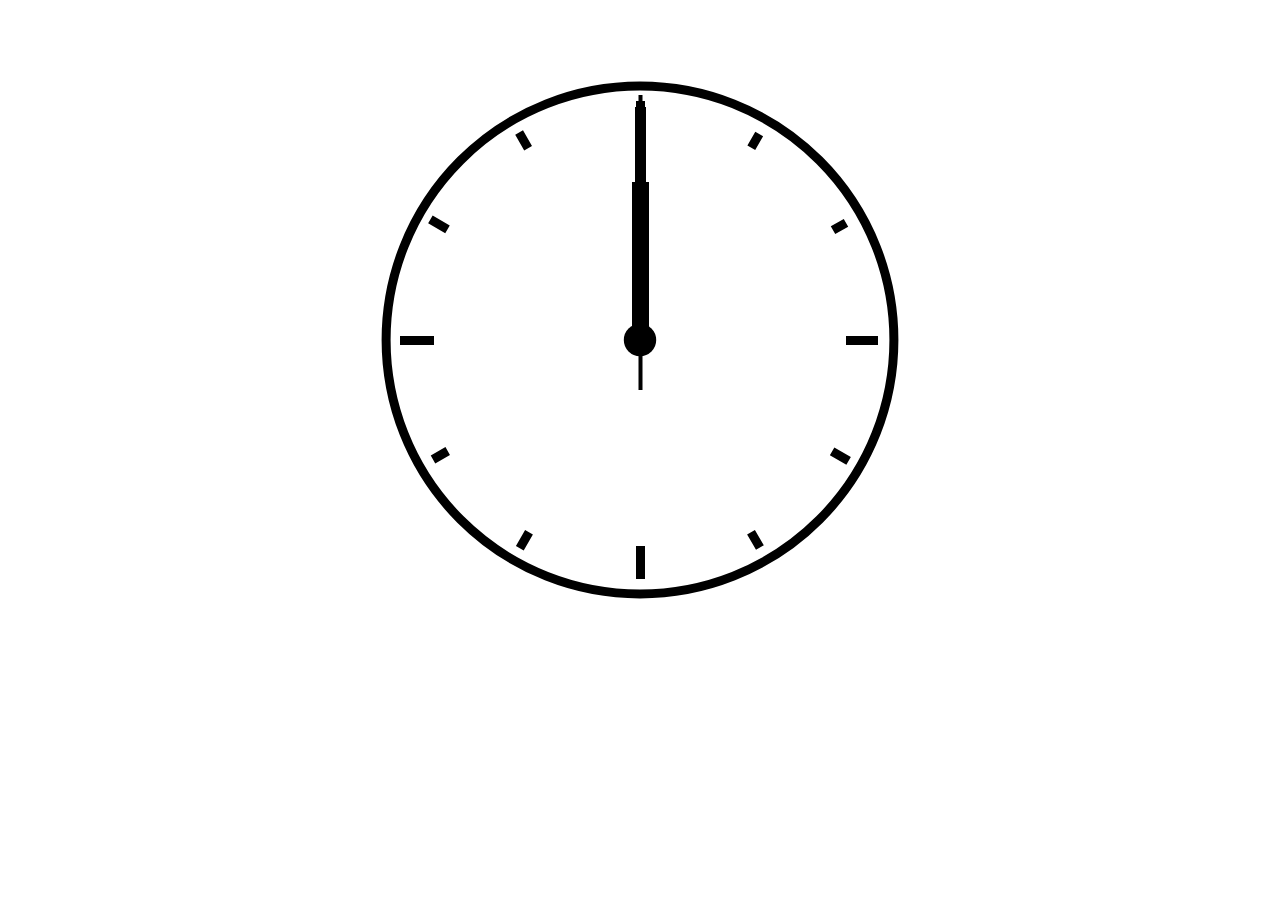
<file: clock.html>
<!DOCTYPE html>
<html lang="en-US">

<head>
    <!-- Global site tag (gtag.js) - Google Analytics -->
    <script async src="https://www.googletagmanager.com/gtag/js?id=UA-124641836-1"></script>
    <script>
        window.dataLayer = window.dataLayer || [];

        function gtag() {
            dataLayer.push(arguments);
        }
        gtag('js', new Date());

        gtag('config', 'UA-124641836-1');
    </script>

    <meta charset="UTF-8">
    <meta name="viewport" content="width=device-width, initial-scale=1">
    <title>A Digital Analog Clock</title>
    <link rel="stylesheet" href="css/style.css" type="text/css" media="all">
    <script src="js/script.js" defer></script>
</head>

<body>
    <main class="main">
        <div class="clockbox">
            <svg id="clock" xmlns="http://www.w3.org/2000/svg" width="600" height="600" viewBox="0 0 600 600">
                <g id="face">
                    <circle class="circle" cx="300" cy="300" r="253.9" />
                    <path class="hour-marks" d="M300.5 94V61M506 300.5h32M300.5 506v33M94 300.5H60M411.3 107.8l7.9-13.8M493 190.2l13-7.4M492.1 411.4l16.5 9.5M411 492.3l8.9 15.3M189 492.3l-9.2 15.9M107.7 411L93 419.5M107.5 189.3l-17.1-9.9M188.1 108.2l-9-15.6"
                    />
                    <circle class="mid-circle" cx="300" cy="300" r="16.2" />
                </g>
                <g id="hour">
                    <path class="hour-arm" d="M300.5 298V142" />
                    <circle class="sizing-box" cx="300" cy="300" r="253.9" />
                </g>
                <g id="minute">
                    <path class="minute-arm" d="M300.5 298V67" />
                    <circle class="sizing-box" cx="300" cy="300" r="253.9" />
                </g>
                <g id="second">
                    <path class="second-arm" d="M300.5 350V55" />
                    <circle class="sizing-box" cx="300" cy="300" r="253.9" />
                </g>
            </svg>
        </div>
        <!-- .clockbox -->
    </main>

</body>

</html>
</file>
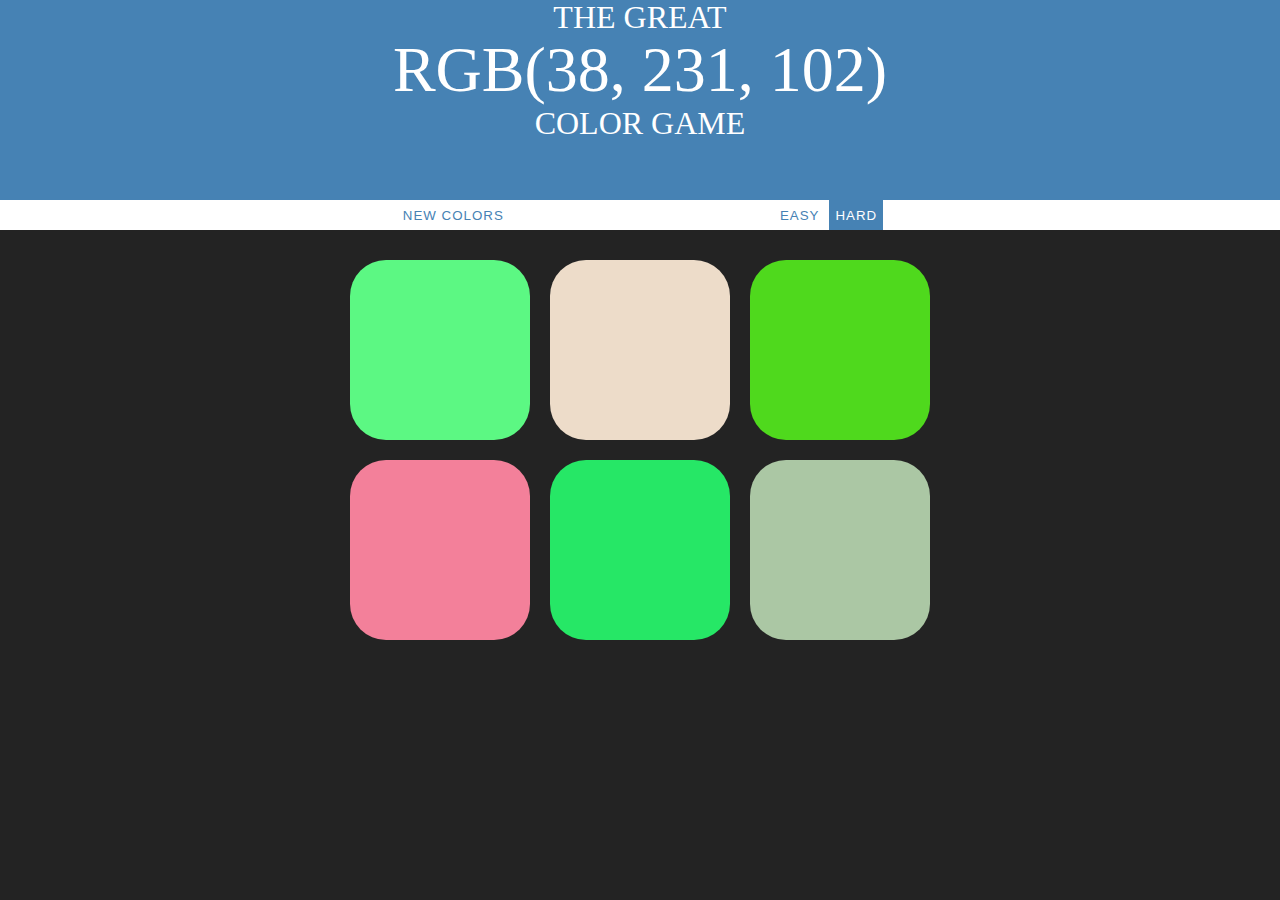
<file: colorGame.html>
<!DOCTYPE html>
<html>

<head>
    <!-- Global site tag (gtag.js) - Google Analytics -->
    <script async src="https://www.googletagmanager.com/gtag/js?id=UA-124641836-1"></script>
    <script>
        window.dataLayer = window.dataLayer || [];

        function gtag() {
            dataLayer.push(arguments);
        }
        gtag('js', new Date());

        gtag('config', 'UA-124641836-1');
    </script>

    <title>Color Game</title>
    <link rel="stylesheet" type="text/css" href="css/color.css">
</head>

<body>
    <h1>The Great
        <br>
        <span id="colorDisplay">RGB</span>
        <br> Color Game </h1>
    <div id="stripe">
        <button id="reset">New Colors</button>
        <span id="message"></span>
        <button id="easyBtn">Easy</button>
        <button id="hardBtn" class="selected">Hard</button>
    </div>
    <div id="container">
        <div class="square"></div>
        <div class="square"></div>
        <div class="square"></div>
        <div class="square"></div>
        <div class="square"></div>
        <div class="square"></div>
    </div>
    <script type="text/javascript" src="js/colorGame.js"></script>
</body>

</html>
</file>
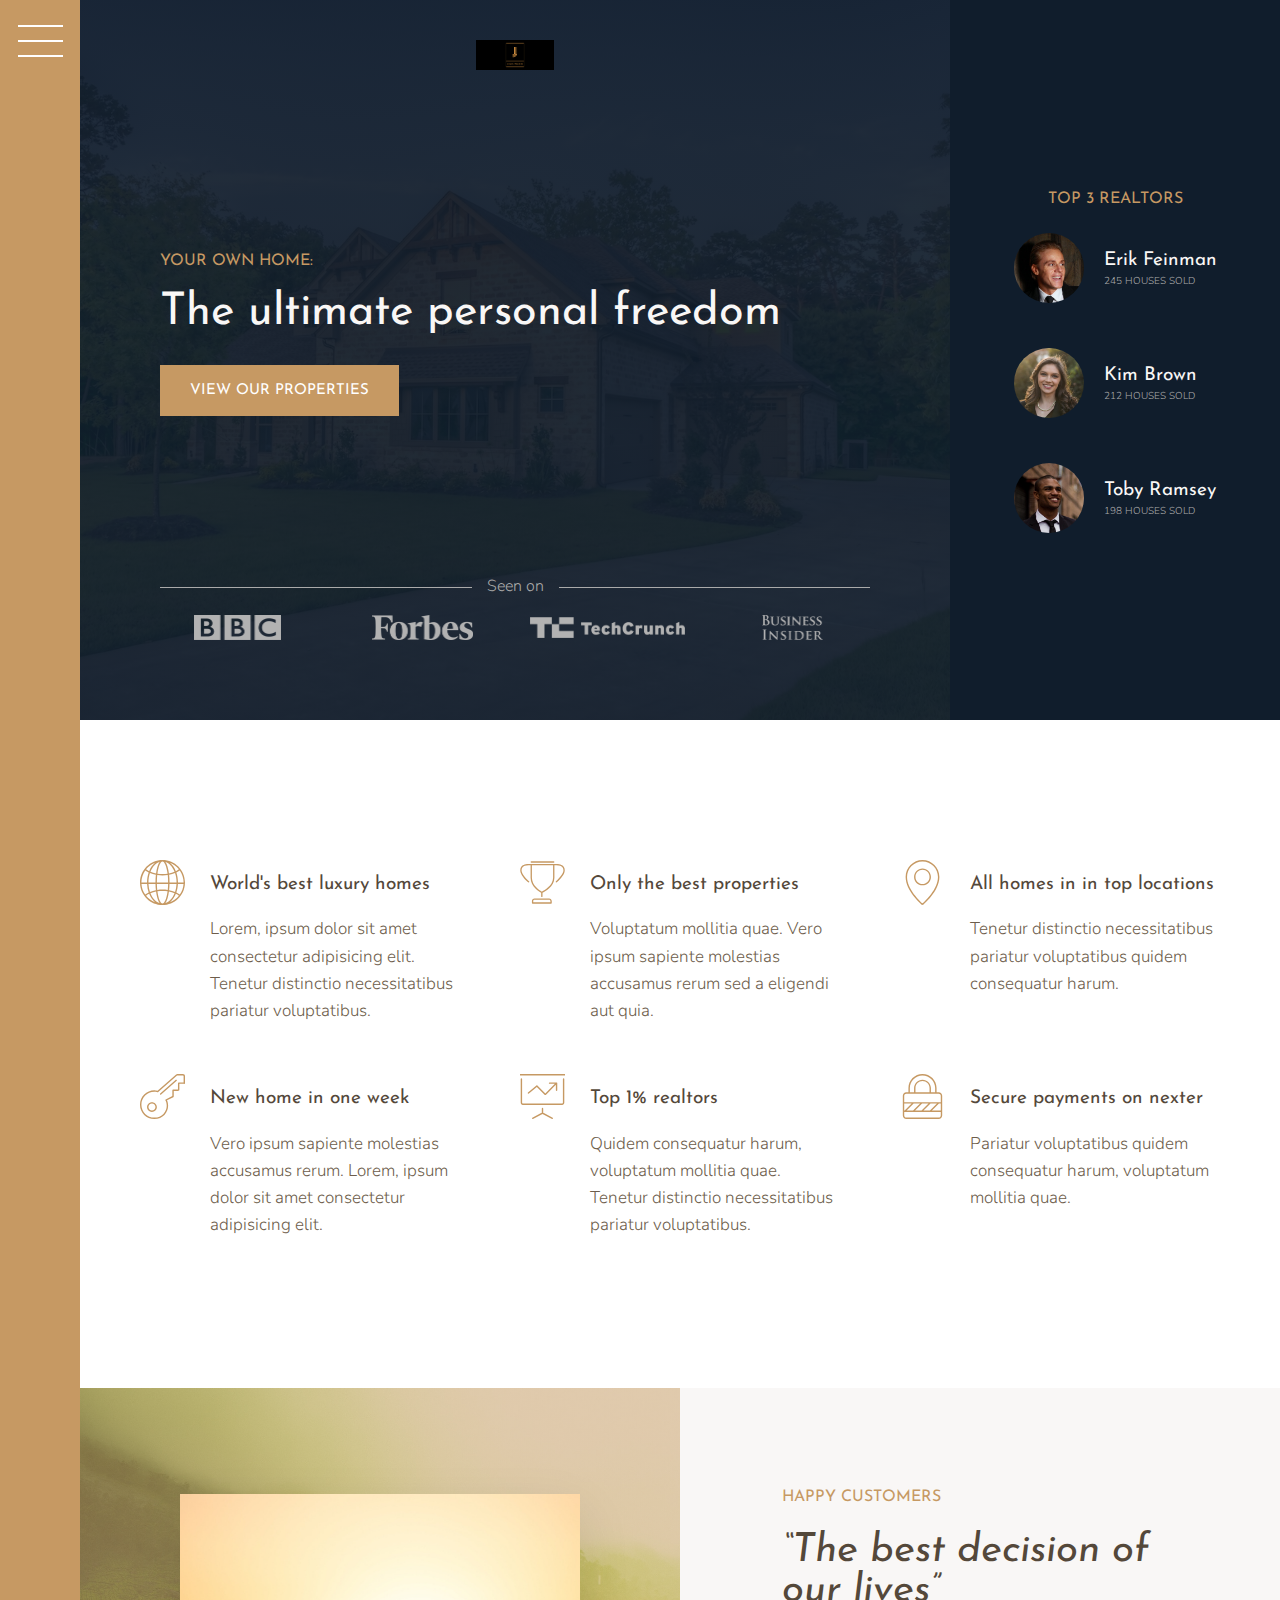
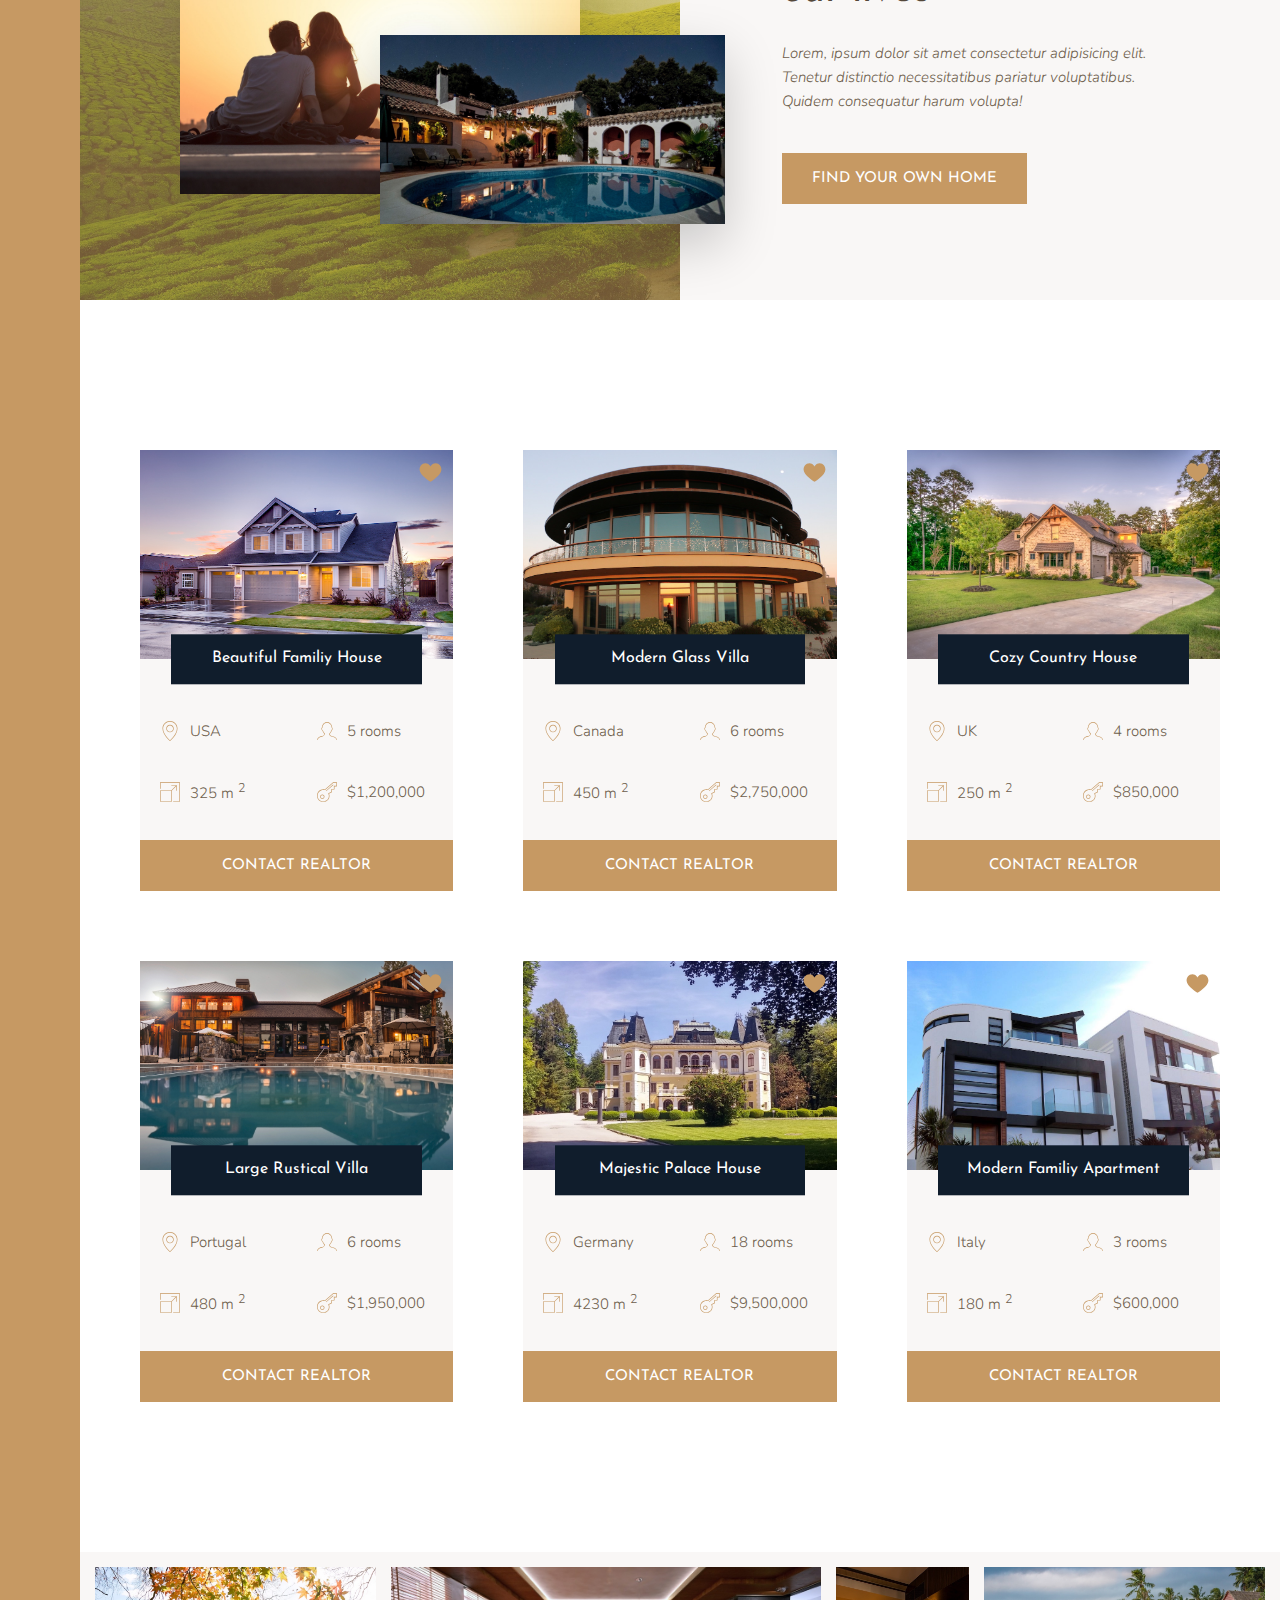
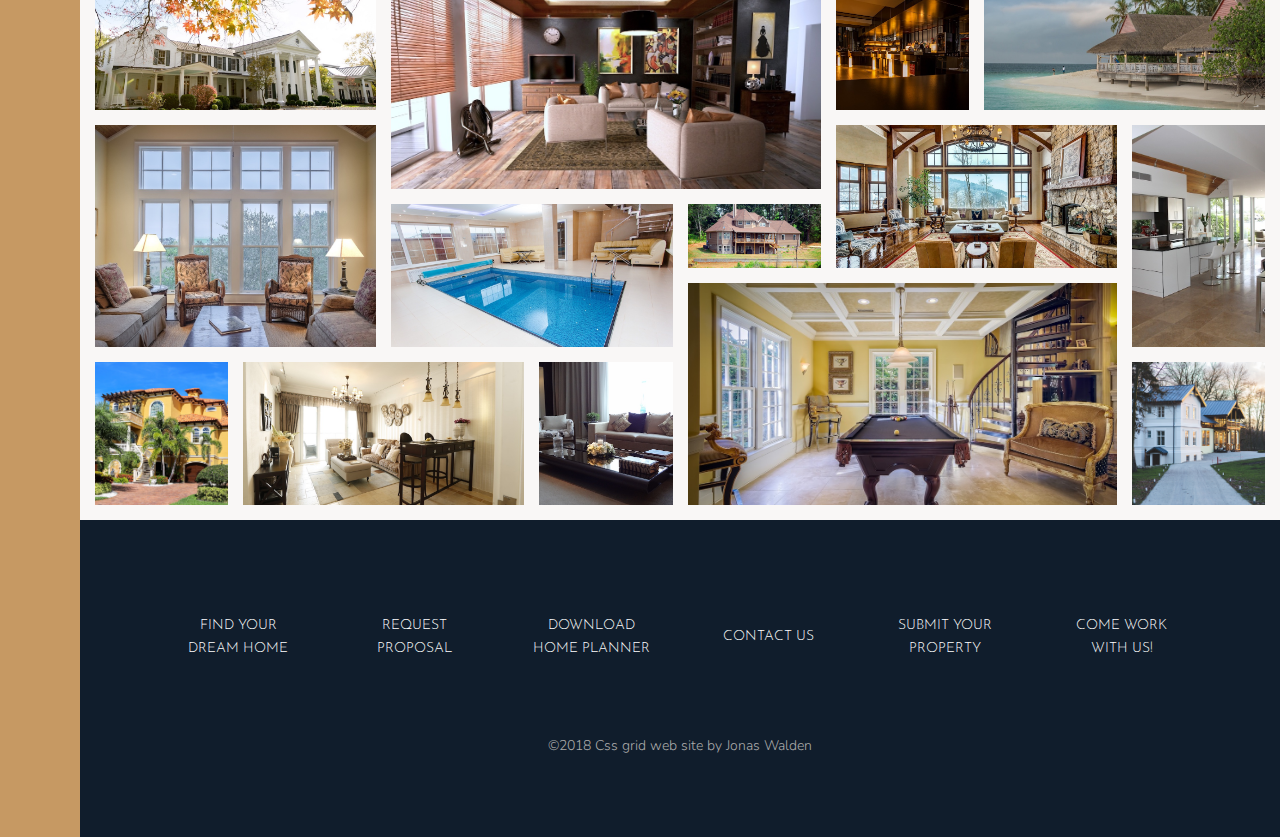
<file: cssGrid.html>
<!DOCTYPE html>
<html lang="en">

<head>
    <!-- Global site tag (gtag.js) - Google Analytics -->
    <script async src="https://www.googletagmanager.com/gtag/js?id=UA-124641836-1"></script>
    <script>
        window.dataLayer = window.dataLayer || [];

        function gtag() {
            dataLayer.push(arguments);
        }
        gtag('js', new Date());

        gtag('config', 'UA-124641836-1');
    </script>

    <meta charset="UTF-8">
    <meta name="viewport" content="width=device-width, initial-scale=1.0">
    <meta http-equiv="X-UA-Compatible" content="ie=edge">

    <link href="https://fonts.googleapis.com/css?family=Josefin+Sans:300,400,400i|Nunito:300,300i" rel="stylesheet">
    <link rel="stylesheet" href="css/1style.css">
    <link rel="shortcut icon" type="image/png" href="img/favicon.png">

    <title>nexter &mdash; your home, your freedom</title>
</head>

<body class="container">
    <div class="sidebar">
        <button class="nav-btn"></button>
    </div>

    <header class="header">
        <img src="img/1logo.png" alt="Nexter logo" class="header__logo">
        <h3 class="heading-3">Your own home:</h3>
        <h1 class="heading-1">The ultimate personal freedom</h1>
        <button class="btn header__btn">View our properties</button>
        <div class="header__seenon-text">Seen on</div>
        <div class="header__seenon-logos">
            <img src="img/logo-bbc.png" alt="Seen on logo 1">
            <img src="img/logo-forbes.png" alt="Seen on logo 2">
            <img src="img/logo-techcrunch.png" alt="Seen on logo 3">
            <img src="img/logo-bi.png" alt="Seen on logo 4">
        </div>
    </header>

    <div class="realtors">
        <h3 class="heading-3">Top 3 Realtors</h3>
        <div class="realtors__list">
            <img src="img/realtor-1.jpeg" alt="Realtor 1" class="realtors__img">
            <div class="realtors__details">
                <h4 class="heading-4 heading-4--light">Erik Feinman</h4>
                <p class="realtors__sold">245 houses sold</p>
            </div>

            <img src="img/realtor-2.jpeg" alt="Realtor 2" class="realtors__img">
            <div class="realtors__details">
                <h4 class="heading-4 heading-4--light">Kim Brown</h4>
                <p class="realtors__sold">212 houses sold</p>
            </div>

            <img src="img/realtor-3.jpeg" alt="Realtor 3" class="realtors__img">
            <div class="realtors__details">
                <h4 class="heading-4 heading-4--light">Toby Ramsey</h4>
                <p class="realtors__sold">198 houses sold</p>
            </div>
        </div>
    </div>

    <section class="features">
        <div class="feature">
            <svg class="feature__icon">
                <use xlink:href="img/1sprite.svg#icon-global"></use>
            </svg>
            <h4 class="heading-4 heading-4--dark">World's best luxury homes</h4>
            <p class="feature__text">Lorem, ipsum dolor sit amet consectetur adipisicing elit. Tenetur distinctio necessitatibus pariatur voluptatibus.</p>
        </div>

        <div class="feature">
            <svg class="feature__icon">
                <use xlink:href="img/1sprite.svg#icon-trophy"></use>
            </svg>
            <h4 class="heading-4 heading-4--dark">Only the best properties</h4>
            <p class="feature__text">Voluptatum mollitia quae. Vero ipsum sapiente molestias accusamus rerum sed a eligendi aut quia.</p>
        </div>

        <div class="feature">
            <svg class="feature__icon">
                <use xlink:href="img/1sprite.svg#icon-map-pin"></use>
            </svg>
            <h4 class="heading-4 heading-4--dark">All homes in in top locations</h4>
            <p class="feature__text">Tenetur distinctio necessitatibus pariatur voluptatibus quidem consequatur harum.</p>
        </div>

        <div class="feature">
            <svg class="feature__icon">
                <use xlink:href="img/1sprite.svg#icon-key"></use>
            </svg>
            <h4 class="heading-4 heading-4--dark">New home in one week</h4>
            <p class="feature__text">Vero ipsum sapiente molestias accusamus rerum. Lorem, ipsum dolor sit amet consectetur adipisicing elit.</p>
        </div>

        <div class="feature">
            <svg class="feature__icon">
                <use xlink:href="img/1sprite.svg#icon-presentation"></use>
            </svg>
            <h4 class="heading-4 heading-4--dark">Top 1% realtors</h4>
            <p class="feature__text">Quidem consequatur harum, voluptatum mollitia quae. Tenetur distinctio necessitatibus pariatur voluptatibus.</p>
        </div>

        <div class="feature">
            <svg class="feature__icon">
                <use xlink:href="img/1sprite.svg#icon-lock"></use>
            </svg>
            <h4 class="heading-4 heading-4--dark">Secure payments on nexter</h4>
            <p class="feature__text">Pariatur voluptatibus quidem consequatur harum, voluptatum mollitia quae.</p>
        </div>
    </section>

    <div class="story__pictures">
        <img src="img/story-1.jpeg" alt="Couple with new house" class="story__img--1">
        <img src="img/story-2.jpeg" alt="New house" class="story__img--2">
    </div>

    <div class="story__content">
        <h3 class="heading-3 mb-sm">Happy Customers</h3>
        <h2 class="heading-2 heading-2--dark mb-md">&ldquo;The best decision of our lives&rdquo;</h2>
        <p class="story__text">
            Lorem, ipsum dolor sit amet consectetur adipisicing elit. Tenetur distinctio necessitatibus pariatur voluptatibus. Quidem
            consequatur harum volupta!
        </p>
        <button class="btn">Find your own home</button>
    </div>

    <section class="homes">
        <div class="home">
            <img src="img/house-1.jpeg" alt="House 1" class="home__img">
            <svg class="home__like">
                <use xlink:href="img/1sprite.svg#icon-heart-full"></use>
            </svg>
            <h5 class="home__name">Beautiful Familiy House</h5>
            <div class="home__location">
                <svg>
                    <use xlink:href="img/1sprite.svg#icon-map-pin"></use>
                </svg>
                <p>USA</p>
            </div>
            <div class="home__rooms">
                <svg>
                    <use xlink:href="img/1sprite.svg#icon-profile-male"></use>
                </svg>
                <p>5 rooms</p>
            </div>
            <div class="home__area">
                <svg>
                    <use xlink:href="img/1sprite.svg#icon-expand"></use>
                </svg>
                <p>325 m
                    <sup>2</sup>
                </p>
            </div>
            <div class="home__price">
                <svg>
                    <use xlink:href="img/1sprite.svg#icon-key"></use>
                </svg>
                <p>$1,200,000</p>
            </div>
            <button class="btn home__btn">Contact realtor</button>
        </div>


        <div class="home">
            <img src="img/house-2.jpeg" alt="House 2" class="home__img">
            <svg class="home__like">
                <use xlink:href="img/1sprite.svg#icon-heart-full"></use>
            </svg>
            <h5 class="home__name">Modern Glass Villa</h5>
            <div class="home__location">
                <svg>
                    <use xlink:href="img/1sprite.svg#icon-map-pin"></use>
                </svg>
                <p>Canada</p>
            </div>
            <div class="home__rooms">
                <svg>
                    <use xlink:href="img/1sprite.svg#icon-profile-male"></use>
                </svg>
                <p>6 rooms</p>
            </div>
            <div class="home__area">
                <svg>
                    <use xlink:href="img/1sprite.svg#icon-expand"></use>
                </svg>
                <p>450 m
                    <sup>2</sup>
                </p>
            </div>
            <div class="home__price">
                <svg>
                    <use xlink:href="img/1sprite.svg#icon-key"></use>
                </svg>
                <p>$2,750,000</p>
            </div>
            <button class="btn home__btn">Contact realtor</button>
        </div>

        <div class="home">
            <img src="img/house-3.jpeg" alt="House 3" class="home__img">
            <svg class="home__like">
                <use xlink:href="img/1sprite.svg#icon-heart-full"></use>
            </svg>
            <h5 class="home__name">Cozy Country House</h5>
            <div class="home__location">
                <svg>
                    <use xlink:href="img/1sprite.svg#icon-map-pin"></use>
                </svg>
                <p>UK</p>
            </div>
            <div class="home__rooms">
                <svg>
                    <use xlink:href="img/1sprite.svg#icon-profile-male"></use>
                </svg>
                <p>4 rooms</p>
            </div>
            <div class="home__area">
                <svg>
                    <use xlink:href="img/1sprite.svg#icon-expand"></use>
                </svg>
                <p>250 m
                    <sup>2</sup>
                </p>
            </div>
            <div class="home__price">
                <svg>
                    <use xlink:href="img/1sprite.svg#icon-key"></use>
                </svg>
                <p>$850,000</p>
            </div>
            <button class="btn home__btn">Contact realtor</button>
        </div>

        <div class="home">
            <img src="img/house-4.jpeg" alt="House 4" class="home__img">
            <svg class="home__like">
                <use xlink:href="img/1sprite.svg#icon-heart-full"></use>
            </svg>
            <h5 class="home__name">Large Rustical Villa</h5>
            <div class="home__location">
                <svg>
                    <use xlink:href="img/1sprite.svg#icon-map-pin"></use>
                </svg>
                <p>Portugal</p>
            </div>
            <div class="home__rooms">
                <svg>
                    <use xlink:href="img/1sprite.svg#icon-profile-male"></use>
                </svg>
                <p>6 rooms</p>
            </div>
            <div class="home__area">
                <svg>
                    <use xlink:href="img/1sprite.svg#icon-expand"></use>
                </svg>
                <p>480 m
                    <sup>2</sup>
                </p>
            </div>
            <div class="home__price">
                <svg>
                    <use xlink:href="img/1sprite.svg#icon-key"></use>
                </svg>
                <p>$1,950,000</p>
            </div>
            <button class="btn home__btn">Contact realtor</button>
        </div>

        <div class="home">
            <img src="img/house-5.jpeg" alt="House 5" class="home__img">
            <svg class="home__like">
                <use xlink:href="img/1sprite.svg#icon-heart-full"></use>
            </svg>
            <h5 class="home__name">Majestic Palace House</h5>
            <div class="home__location">
                <svg>
                    <use xlink:href="img/1sprite.svg#icon-map-pin"></use>
                </svg>
                <p>Germany</p>
            </div>
            <div class="home__rooms">
                <svg>
                    <use xlink:href="img/1sprite.svg#icon-profile-male"></use>
                </svg>
                <p>18 rooms</p>
            </div>
            <div class="home__area">
                <svg>
                    <use xlink:href="img/1sprite.svg#icon-expand"></use>
                </svg>
                <p>4230 m
                    <sup>2</sup>
                </p>
            </div>
            <div class="home__price">
                <svg>
                    <use xlink:href="img/1sprite.svg#icon-key"></use>
                </svg>
                <p>$9,500,000</p>
            </div>
            <button class="btn home__btn">Contact realtor</button>
        </div>

        <div class="home">
            <img src="img/house-6.jpeg" alt="House 6" class="home__img">
            <svg class="home__like">
                <use xlink:href="img/1sprite.svg#icon-heart-full"></use>
            </svg>
            <h5 class="home__name">Modern Familiy Apartment</h5>
            <div class="home__location">
                <svg>
                    <use xlink:href="img/1sprite.svg#icon-map-pin"></use>
                </svg>
                <p>Italy</p>
            </div>
            <div class="home__rooms">
                <svg>
                    <use xlink:href="img/1sprite.svg#icon-profile-male"></use>
                </svg>
                <p>3 rooms</p>
            </div>
            <div class="home__area">
                <svg>
                    <use xlink:href="img/1sprite.svg#icon-expand"></use>
                </svg>
                <p>180 m
                    <sup>2</sup>
                </p>
            </div>
            <div class="home__price">
                <svg>
                    <use xlink:href="img/1sprite.svg#icon-key"></use>
                </svg>
                <p>$600,000</p>
            </div>
            <button class="btn home__btn">Contact realtor</button>
        </div>
    </section>


    <section class="gallery">
        <figure class="gallery__item gallery__item--1">
            <img src="img/gal-1.jpeg" alt="Gallery image 1" class="gallery__img">
        </figure>
        <figure class="gallery__item gallery__item--2">
            <img src="img/gal-2.jpeg" alt="Gallery image 2" class="gallery__img">
        </figure>
        <figure class="gallery__item gallery__item--3">
            <img src="img/gal-3.jpeg" alt="Gallery image 3" class="gallery__img">
        </figure>
        <figure class="gallery__item gallery__item--4">
            <img src="img/gal-4.jpeg" alt="Gallery image 4" class="gallery__img">
        </figure>
        <figure class="gallery__item gallery__item--5">
            <img src="img/gal-5.jpeg" alt="Gallery image 5" class="gallery__img">
        </figure>
        <figure class="gallery__item gallery__item--6">
            <img src="img/gal-6.jpeg" alt="Gallery image 6" class="gallery__img">
        </figure>
        <figure class="gallery__item gallery__item--7">
            <img src="img/gal-7.jpeg" alt="Gallery image 7" class="gallery__img">
        </figure>
        <figure class="gallery__item gallery__item--8">
            <img src="img/gal-8.jpeg" alt="Gallery image 8" class="gallery__img">
        </figure>
        <figure class="gallery__item gallery__item--9">
            <img src="img/gal-9.jpeg" alt="Gallery image 9" class="gallery__img">
        </figure>
        <figure class="gallery__item gallery__item--10">
            <img src="img/gal-10.jpeg" alt="Gallery image 10" class="gallery__img">
        </figure>
        <figure class="gallery__item gallery__item--11">
            <img src="img/gal-11.jpeg" alt="Gallery image 11" class="gallery__img">
        </figure>
        <figure class="gallery__item gallery__item--12">
            <img src="img/gal-12.jpeg" alt="Gallery image 12" class="gallery__img">
        </figure>
        <figure class="gallery__item gallery__item--13">
            <img src="img/gal-13.jpeg" alt="Gallery image 13" class="gallery__img">
        </figure>
        <figure class="gallery__item gallery__item--14">
            <img src="img/gal-14.jpeg" alt="Gallery image 14" class="gallery__img">
        </figure>


    </section>

    <footer class="footer">
        <ul class="nav">
            <li class="nav__item">
                <a href="#" class="nav__link">Find your dream home</a>
            </li>
            <li class="nav__item">
                <a href="#" class="nav__link">Request proposal</a>
            </li>
            <li class="nav__item">
                <a href="#" class="nav__link">Download home planner</a>
            </li>
            <li class="nav__item">
                <a href="#" class="nav__link">Contact us</a>
            </li>
            <li class="nav__item">
                <a href="#" class="nav__link">Submit your property</a>
            </li>
            <li class="nav__item">
                <a href="#" class="nav__link">Come work with us!</a>
            </li>
        </ul>
        <p class="copyright">
            &copy;2018 Css grid web site by Jonas Walden
        </p>
    </footer>
</body>

</html>
</file>
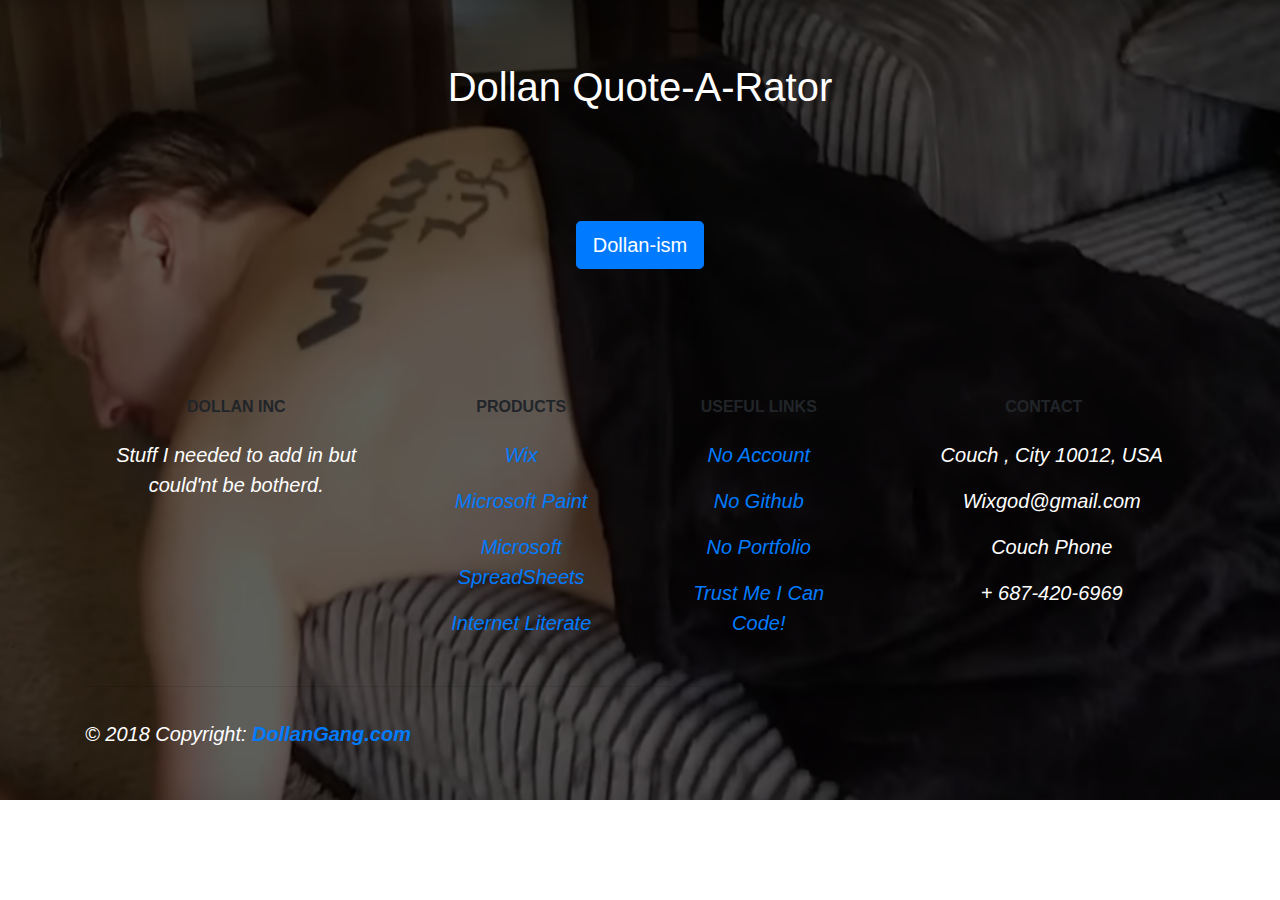
<file: Doloan.html>
<!DOCTYPE html>
<html lang="en">

<head>
    <!-- Global site tag (gtag.js) - Google Analytics -->
    <script async src="https://www.googletagmanager.com/gtag/js?id=UA-124641836-1"></script>
    <script>
        window.dataLayer = window.dataLayer || [];

        function gtag() {
            dataLayer.push(arguments);
        }
        gtag('js', new Date());

        gtag('config', 'UA-124641836-1');
    </script>

    <meta charset="UTF-8">
    <meta name="viewport" content="width=device-width, initial-scale=1.0">
    <link rel="stylesheet" href="https://maxcdn.bootstrapcdn.com/bootstrap/4.0.0/css/bootstrap.min.css">
    <link rel="stylesheet" href="css/doloan.css">
    <meta http-equiv="X-UA-Compatible" content="ie=edge">
    <script src="js/doloan.js"></script>
    <title>Document</title>
</head>

<body>

    <div class="container-fluid text-center">
        <h1>Dollan Quote-A-Rator</h1>

        <div id="random-image-container" class="collapse">

        </div>
        <div class="quotes">
            <span id="quote"></span>

        </div>
        <button type="submit" class="btn btn-primary btn-lg login" onClick="genQuote() , randomImage() ">Dollan-ism</button>

    </div>

    <footer class="page-footer font-small stylish-color-dark pt-4 mt-4">

        <!--Footer Links-->
        <div class="container text-center text-md-left">

            <!-- Footer links -->
            <div class="row text-center text-md-left mt-3 pb-3">

                <!--First column-->
                <div class="col-md-3 col-lg-3 col-xl-3 mx-auto mt-3">
                    <h6 class="text-uppercase mb-4 font-weight-bold">Dollan Inc</h6>
                    <p>Stuff I needed to add in but could'nt be botherd.</p>
                </div>
                <!--/.First column-->

                <hr class="w-100 clearfix d-md-none">

                <!--Second column-->
                <div class="col-md-2 col-lg-2 col-xl-2 mx-auto mt-3">
                    <h6 class="text-uppercase mb-4 font-weight-bold">Products</h6>
                    <p>
                        <a href="http://www.r00timentry.website/">Wix</a>
                    </p>
                    <p>
                        <a href="http://www.r00timentry.website/">Microsoft Paint</a>
                    </p>
                    <p>
                        <a href="http://www.r00timentry.website/">Microsoft SpreadSheets</a>
                    </p>
                    <p>
                        <a href="#!">Internet Literate</a>
                    </p>
                </div>
                <!--/.Second column-->

                <hr class="w-100 clearfix d-md-none">

                <!--Third column-->
                <div class="col-md-3 col-lg-2 col-xl-2 mx-auto mt-3">
                    <h6 class="text-uppercase mb-4 font-weight-bold">Useful links</h6>
                    <p>
                        <a href="http://www.r00timentry.website/">No Account</a>
                    </p>
                    <p>
                        <a href="http://www.r00timentry.website/">No Github</a>
                    </p>
                    <p>
                        <a href="http://www.r00timentry.website/">No Portfolio</a>
                    </p>
                    <p>
                        <a href="http://www.r00timentry.website/">Trust Me I Can Code!</a>
                    </p>
                </div>
                <!--/.Third column-->

                <hr class="w-100 clearfix d-md-none">

                <!--Fourth column-->
                <div class="col-md-4 col-lg-3 col-xl-3 mx-auto mt-3">
                    <h6 class="text-uppercase mb-4 font-weight-bold">Contact</h6>
                    <p>
                        <i class="fa fa-home mr-3"></i> Couch , City 10012, USA</p>
                    <p>
                        <i class="fa fa-envelope mr-3"></i> Wixgod@gmail.com</p>
                    <p>
                        <i class="fa fa-phone mr-3"></i> Couch Phone</p>
                    <p>
                        <i class="fa fa-print mr-3"></i> + 687-420-6969</p>
                </div>
                <!--/.Fourth column-->

            </div>
            <!-- Footer links -->

            <hr>

            <div class="row py-3 d-flex align-items-center">

                <!--Grid column-->
                <div class="col-md-8 col-lg-8">

                    <!--Copyright-->
                    <p class="text-center text-md-left grey-text">© 2018 Copyright:
                        <a href="https://mdbootstrap.com/material-design-for-bootstrap/">
                            <strong> DollanGang.com</strong>
                        </a>
                    </p>
                    <!--/.Copyright-->

                </div>
                <!--Grid column-->

                <!--Grid column-->
                <div class="col-md-4 col-lg-4 ml-lg-0">

                    <!--Social buttons-->
                    <div class="text-center text-md-right">
                        <ul class="list-unstyled list-inline">
                            <li class="list-inline-item">
                                <a class="btn-floating btn-sm rgba-white-slight mx-1">
                                    <i class="fa fa-facebook"></i>
                                </a>
                            </li>
                            <li class="list-inline-item">
                                <a class="btn-floating btn-sm rgba-white-slight mx-1">
                                    <i class="fa fa-twitter"></i>
                                </a>
                            </li>
                            <li class="list-inline-item">
                                <a class="btn-floating btn-sm rgba-white-slight mx-1">
                                    <i class="fa fa-google-plus"></i>
                                </a>
                            </li>
                            <li class="list-inline-item">
                                <a class="btn-floating btn-sm rgba-white-slight mx-1">
                                    <i class="fa fa-linkedin"></i>
                                </a>
                            </li>
                        </ul>
                    </div>
                    <!--/.Social buttons-->

                </div>
                <!--Grid column-->

            </div>

        </div>

    </footer </body>

</html>
</file>
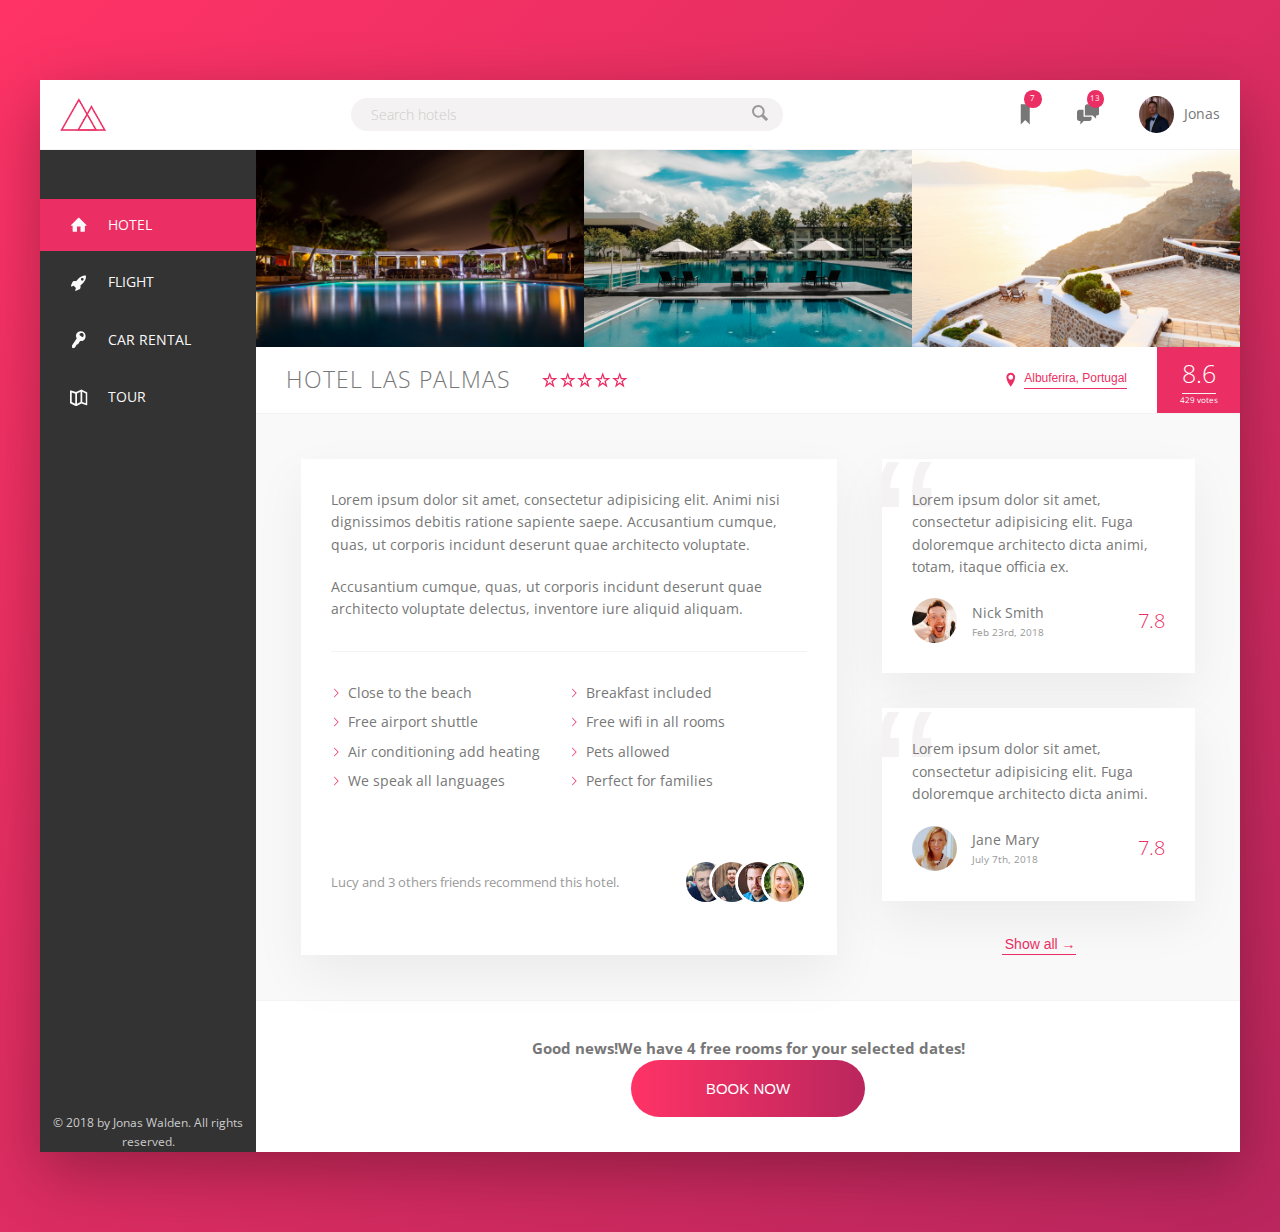
<file: flex.html>
<!DOCTYPE html>
<html lang="en">

<head>

    <!-- Global site tag (gtag.js) - Google Analytics -->
    <script async src="https://www.googletagmanager.com/gtag/js?id=UA-124641836-1"></script>
    <script>
        window.dataLayer = window.dataLayer || [];

        function gtag() {
            dataLayer.push(arguments);
        }
        gtag('js', new Date());

        gtag('config', 'UA-124641836-1');
    </script>

    <meta charset="UTF-8">
    <meta name="viewport" content="width=device-width, initial-scale=1.0">

    <link href="https://fonts.googleapis.com/css?family=Open+Sans:300,400,600" rel="stylesheet">
    <link rel="stylesheet" href="css/flex.css">
    <link rel="shortcut icon" type="image/png" href="img/favicon.png">

    <title>trillo &mdash; Your all-in-one booking app</title>
</head>

<body>
    <div class="container">
        <header class="header">
            <img src="img/logo.png" alt="trillo logo" class="logo">

            <form action="#" class="search">
                <input type="text" class="search__input" placeholder="Search hotels">
                <button class="search__button">
                    <svg class="search__icon">
                        <use xlink:href="img/sprite.svg#icon-magnifying-glass "></use>
                    </svg>
                </button>
            </form>
            <nav class="user-nav">
                <div class="user-nav__icon-box">
                    <svg class="user-nav__icon">
                        <use xlink:href="img/sprite.svg#icon-bookmark"></use>
                    </svg>
                    <span class="user-nav__notification">7</span>
                </div>
                <div class="user-nav__icon-box">
                    <svg class="user-nav__icon">
                        <use xlink:href="img/sprite.svg#icon-chat"></use>
                    </svg>
                    <span class="user-nav__notification">13</span>
                </div>
                <div class="user-nav__user">
                    <img src="img/user.jpg" alt="Jonas" class="user-nav__user-photo">
                    <span class="user-nav__name">Jonas</span>
                </div>

        </header>
        <div class="content">
            <nav class="sidebar">
                <ul class="side-nav">
                    <li class="side-nav__item side-nav__item--active">
                        <a href="#" class="side-nav__link">
                            <svg class="side-nav__icon">
                                <use xlink:href="img/sprite.svg#icon-home"></use>
                            </svg>
                            <span>Hotel</span>
                        </a>
                    </li>
                    <li class="side-nav__item">
                        <a href="#" class="side-nav__link">
                            <svg class="side-nav__icon">
                                <use xlink:href="img/sprite.svg#icon-rocket"></use>
                            </svg>
                            <span>Flight</span>
                        </a>
                    </li>
                    <li class="side-nav__item">
                        <a href="#" class="side-nav__link">
                            <svg class="side-nav__icon">
                                <use xlink:href="img/sprite.svg#icon-key"></use>
                            </svg>
                            <span>Car rental</span>
                        </a>
                    </li>
                    <li class="side-nav__item">
                        <a href="#" class="side-nav__link">
                            <svg class="side-nav__icon">
                                <use xlink:href="img/sprite.svg#icon-map"></use>
                            </svg>
                            <span>Tour</span>
                        </a>
                    </li>
                </ul>
                <div class="legal">
                    &copy; 2018 by Jonas Walden. All rights reserved.
                </div>
            </nav>

            <main class="hotel-view">
                <div class="gallery">
                    <figure class="gallery__item">
                        <img src="img/hotel-1.jpg" alt="Photo of hotel 1 " class="gallery__photo">
                    </figure>

                    <figure class="gallery__item">
                        <img src="img/hotel-2.jpg" alt="Photo of hotel 2 " class="gallery__photo">
                    </figure>

                    <figure class="gallery__item">
                        <img src="img/hotel-3.jpg" alt="Photo of hotel 3 " class="gallery__photo">
                    </figure>
                </div>
                <div class="overview">
                    <h1 class="overview__heading">
                        Hotel Las Palmas
                    </h1>
                    <div class="overview__stars">
                        <svg class="overview__icon-star">
                            <use xlink:href="img/sprite.svg#icon-star-outlined"></use>
                        </svg>
                        <svg class="overview__icon-star">
                            <use xlink:href="img/sprite.svg#icon-star-outlined"></use>
                        </svg>
                        <svg class="overview__icon-star">
                            <use xlink:href="img/sprite.svg#icon-star-outlined"></use>
                        </svg>
                        <svg class="overview__icon-star">
                            <use xlink:href="img/sprite.svg#icon-star-outlined"></use>
                        </svg>
                        <svg class="overview__icon-star">
                            <use xlink:href="img/sprite.svg#icon-star-outlined"></use>
                        </svg>

                    </div>
                    <div class="overview__location">
                        <svg class="overview__icon-location">
                            <use xlink:href="img/sprite.svg#icon-location-pin"></use>
                        </svg>
                        <button class="btn-inline">Albuferira, Portugal</button>
                    </div>
                    <div class="overview__rating">
                        <div class="overview__rating-average">8.6</div>
                        <div class="overview__rating-count">429 votes</div>
                    </div>
                </div>

                <div class="detail">
                    <div class="description">
                        <p class="paragraph">
                            Lorem ipsum dolor sit amet, consectetur adipisicing elit. Animi nisi dignissimos debitis ratione sapiente saepe. Accusantium
                            cumque, quas, ut corporis incidunt deserunt quae architecto voluptate.
                        </p>
                        <p class="paragraph">
                            Accusantium cumque, quas, ut corporis incidunt deserunt quae architecto voluptate delectus, inventore iure aliquid aliquam.
                        </p>
                        <ul class="list">
                            <li class="list__item">Close to the beach</li>
                            <li class="list__item">Breakfast included</li>
                            <li class="list__item">Free airport shuttle</li>
                            <li class="list__item">Free wifi in all rooms</li>
                            <li class="list__item">Air conditioning add heating</li>
                            <li class="list__item">Pets allowed</li>
                            <li class="list__item">We speak all languages</li>
                            <li class="list__item">Perfect for families</li>
                        </ul>
                        <div class="recommend">
                            <p class="recommend__count">
                                Lucy and 3 others friends recommend this hotel.
                            </p>
                            <div class="recommend__friends">
                                <img src="img/user-3.jpg" alt="Friend 1" class="recommend__photo">
                                <img src="img/user-4.jpg" alt="Friend 2" class="recommend__photo">
                                <img src="img/user-5.jpg" alt="Friend 3" class="recommend__photo">
                                <img src="img/user-6.jpg" alt="Friend 4" class="recommend__photo">
                            </div>
                        </div>
                    </div>





                    <div class="user-reviews">
                        <figure class="review">
                            <blockquote class="review__text">
                                Lorem ipsum dolor sit amet, consectetur adipisicing elit. Fuga doloremque architecto dicta animi, totam, itaque officia ex.
                            </blockquote>
                            <figcaption class="review__user">
                                <img src="img/user-1.jpg" alt="User 1" class="review__photo">
                                <div class="review__user-box">
                                    <p class="review__user-name">
                                        Nick Smith
                                    </p>
                                    <p class="review__user-date">Feb 23rd, 2018</p>
                                </div>
                                <div class="review__rating">7.8</div>
                            </figcaption>
                        </figure>
                        <figure class="review">
                            <blockquote class="review__text">
                                Lorem ipsum dolor sit amet, consectetur adipisicing elit. Fuga doloremque architecto dicta animi.
                            </blockquote>
                            <figcaption class="review__user">
                                <img src="img/user-2.jpg" alt="User 1" class="review__photo">
                                <div class="review__user-box">
                                    <p class="review__user-name">
                                        Jane Mary
                                    </p>
                                    <p class="review__user-date">July 7th, 2018</p>
                                </div>
                                <div class="review__rating">7.8</div>
                            </figcaption>
                        </figure>
                        <button class="btn-inline">
                            <span>Show all &rarr;</span>
                        </button>
                    </div>

                </div>
                <div class="cta">
                    <h2 class="cta_book-now">
                        Good news!We have 4 free rooms for your selected dates!
                    </h2>
                    <button class="btn">
                        <span class="btn__visible">Book Now</span>
                        <span class="btn__invisible">Only 4 rooms left</span>
                    </button>
                </div>
            </main>
        </div>
    </div>
</body>

</html>
</file>
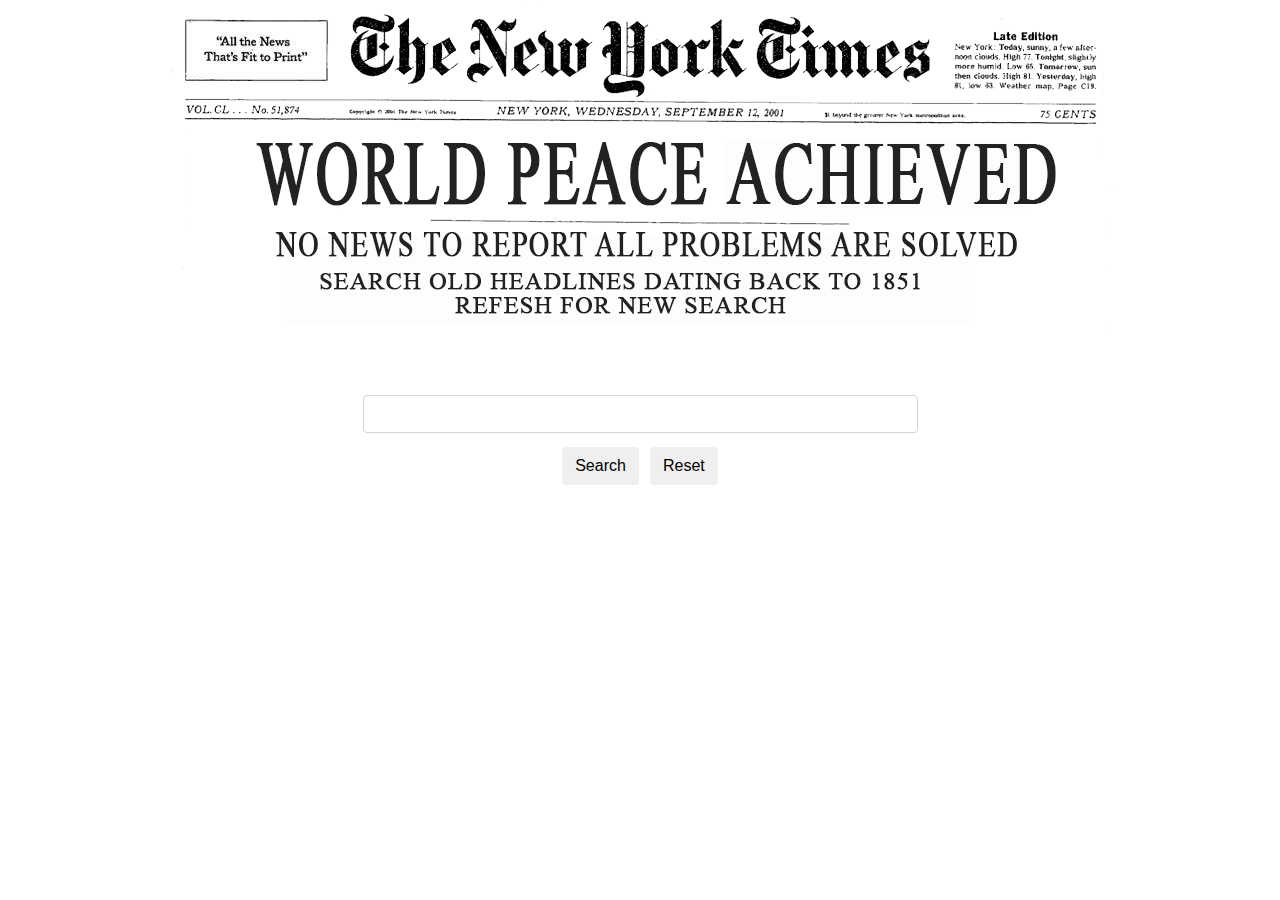
<file: nyTimes.html>
<!DOCTYPE html>
<html>

<head>
    <!-- Global site tag (gtag.js) - Google Analytics -->
    <script async src="https://www.googletagmanager.com/gtag/js?id=UA-124641836-1"></script>
    <script>
        window.dataLayer = window.dataLayer || [];

        function gtag() {
            dataLayer.push(arguments);
        }
        gtag('js', new Date());

        gtag('config', 'UA-124641836-1');
    </script>

    <meta charset="UTF-8">
    <meta http-equiv="X-UA-Compatible" content="IE=edge">
    <meta name="viewport" content="width=device-width, initial-scale=1">
    <link rel="stylesheet" href="css/times.css">
    <link rel="stylesheet" href="https://maxcdn.bootstrapcdn.com/bootstrap/4.0.0/css/bootstrap.min.css">
    <title>newYorkTimes1</title>

    <script src="js/p5.js"></script>
    <script src="js/p5.dom.js"></script>
    <script src="js/p5.sound.js"></script>
    <script src="js/sketch.js"></script>

</head>

<body>

    <div class='container'>
        <div class='header'>
            <img src="images/ny-bg.png" alt=""> </div>

        <div class="col-xs-4">
            <label for="ex3"></label>
            <input class="form-control" id="ex3" type="text">
            <button class="btn">Search</button>
            <button class="btn btn defalut" id='reset'>Reset </button>
        </div>
    </div>


    </div>











</body>

</html>
</file>
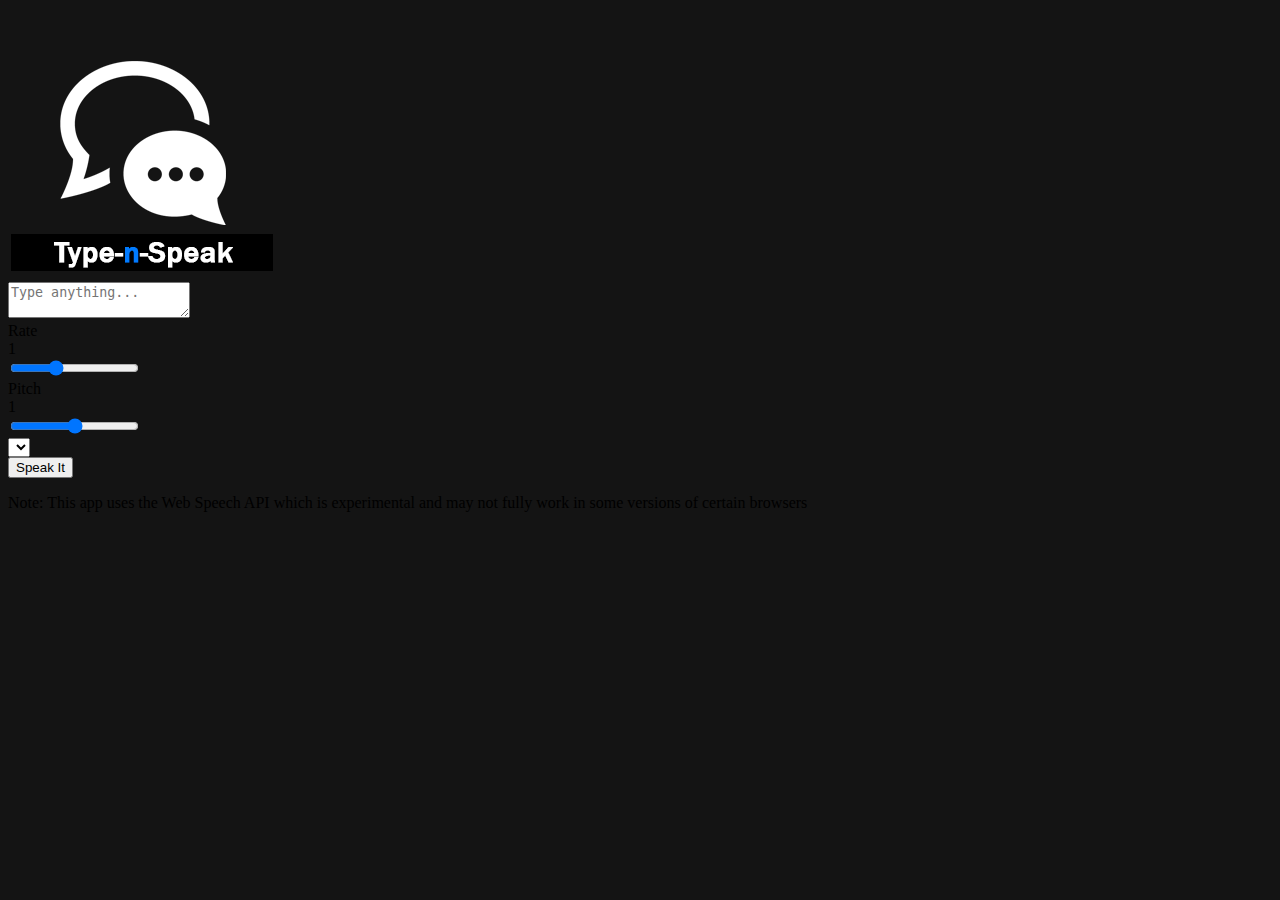
<file: speach.html>
<!DOCTYPE html>
<html lang="en">

<head>
  <meta charset="UTF-8">
  <meta name="viewport" content="width=device-width, initial-scale=1.0">
  <meta http-equiv="X-UA-Compatible" content="ie=edge">
  <link rel="stylesheet" href="https://stackpath.bootstrapcdn.com/bootstrap/4.1.3/css/bootstrap.min.css" integrity="sha384-MCw98/SFnGE8fJT3GXwEOngsV7Zt27NXFoaoApmYm81iuXoPkFOJwJ8ERdknLPMO"
    crossorigin="anonymous">

  <style>
    body {
      background: #141414;
    }
  </style>

  <title>Type-N-Speak</title>
</head>

<body class="text-white">
  <div class="container text-center">
    <img src="img/speech.png" alt="" class="mb-5">
    <div class="row">
      <div class="col-md-6 mx-auto">
        <form class="mb-5">
          <div class="form-group">
            <textarea name="" id="text-input" class="form-control form-control-lg" placeholder="Type anything..."></textarea>
          </div>
          <div class="form-group">
            <label for="rate">Rate</label>
            <div id="rate-value" class="badge badge-primary float-right">1</div>
            <input type="range" id="rate" class="custom-range" min="0.5" max="2" value="1" step="0.1">
          </div>
          <div class="form-group">
            <label for="pitch">Pitch</label>
            <div id="pitch-value" class="badge badge-primary float-right">1</div>
            <input type="range" id="pitch" class="custom-range" min="0" max="2" value="1" step="0.1">
          </div>
          <div class="form-group">
            <select id="voice-select" class="form-control form-control-lg"></select>
          </div>
          <button class="btn btn-light btn-lg btn-block">Speak It</button>
        </form>

        <p class="text-secondary"> Note: This app uses the Web Speech API which is experimental and may not fully work
          in some versions of certain browsers</p>
      </div>
    </div>
  </div>

  <script src="https://code.jquery.com/jquery-3.3.1.slim.min.js" integrity="sha384-q8i/X+965DzO0rT7abK41JStQIAqVgRVzpbzo5smXKp4YfRvH+8abtTE1Pi6jizo"
    crossorigin="anonymous"></script>
  <script src="https://cdnjs.cloudflare.com/ajax/libs/popper.js/1.14.3/umd/popper.min.js" integrity="sha384-ZMP7rVo3mIykV+2+9J3UJ46jBk0WLaUAdn689aCwoqbBJiSnjAK/l8WvCWPIPm49"
    crossorigin="anonymous"></script>
  <script src="https://stackpath.bootstrapcdn.com/bootstrap/4.1.3/js/bootstrap.min.js" integrity="sha384-ChfqqxuZUCnJSK3+MXmPNIyE6ZbWh2IMqE241rYiqJxyMiZ6OW/JmZQ5stwEULTy"
    crossorigin="anonymous"></script>
  <script src="js/speach.js"></script>
</body>

</html>
</file>
<file: css/style.css>
/* Layout */
.main {
  display: flex;
  padding: 2em;
  height: 90vh;
  justify-content: center;
  align-items: middle;
}

.clockbox,
#clock {
  width: 100%;
}

/* Clock styles */
.circle {
  fill: none;
  stroke: #000;
  stroke-width: 9;
  stroke-miterlimit: 10;
}

.mid-circle {
  fill: #000;
}
.hour-marks {
  fill: none;
  stroke: #000;
  stroke-width: 9;
  stroke-miterlimit: 10;
}

.hour-arm {
  fill: none;
  stroke: #000;
  stroke-width: 17;
  stroke-miterlimit: 10;
}

.minute-arm {
  fill: none;
  stroke: #000;
  stroke-width: 11;
  stroke-miterlimit: 10;
}

.second-arm {
  fill: none;
  stroke: #000;
  stroke-width: 4;
  stroke-miterlimit: 10;
}

/* Transparent box ensuring arms center properly. */
.sizing-box {
  fill: none;
}

/* Make all arms rotate around the same center point. */
/* Optional: Use transition for animation. */
#hour,
#minute,
#second {
  transform-origin: 300px 300px;
  /*transition: transform .5s ease-in-out;*/
}
#content-grid {
  padding: 10%;
}
</file>
<file: css/color.css>
body {
    background-color: #232323;
    margin: 0;
    font-family: "Montserrat", "Avenir";
}

.square {
    transition: background 0.6s;
    border-radius: 20%;
    width: 30%;
    background: purple;
    padding-bottom: 30%;
    float: left;
    margin: 1.66%;
    -webkit--transition: background 0.6s;
    -moz--transition: background 0.6s;
}

#container {
    margin: 20px auto;
    max-width: 600px;
}

h1 {
    text-align: center;
    line-height: 1.1;
    color: white;
    height: 200px;
    background: steelblue;
    margin: 0;
    font-weight: normal;
    text-transform: uppercase;
    padding: 20px, 0;
}

#colorDisplay {
    font-size: 200%;
}

#message {
    display: inline-block;
    width: 20%;
}

#stripe {
    background: white;
    height: 30px;
    text-align: center;
}

.selected {
    background: steelblue;
    color: white
}

button {
    border: none;
    background: none;
    text-transform: uppercase;
    height: 100%;
    font-weight: 700px;
    color: steelblue;
    letter-spacing: 1px;
    font-synthesis: inherit;
    transition: all 0.3s;
    -webkit--transition: all 0.3s;
    -moz--transition: all 0.3s;
    outline: none;
}

button:hover {
    background: steelblue;
    color: white
}

.container {
    margin: 0 auto;
}
</file>
<file: css/1style.css>
*,
*::before,
*::after {
  margin: 0;
  padding: 0;
  box-sizing: inherit;
}

html {
  box-sizing: border-box;
  font-size: 62.5%;
}
@media only screen and (max-width: 75em) {
  html {
    font-size: 50%;
  }
}

body {
  font-family: 'Nunito', sans-serif;
  color: #6d5d4b;
  font-weight: 300;
  line-height: 1.6;
}

.container {
  display: grid;
  grid-template-rows: 80vh min-content 40vw repeat(3, min-content);
  grid-template-columns: [sidebar-start] 8rem [sidebar-end full-start] minmax(
      6rem,
      1fr
    ) [center-start] repeat(8, [col-start] minmax(min-content, 14rem) [col-end]) [center-end] minmax(
      6rem,
      1fr
    ) [full-end];
}
@media only screen and (max-width: 62.5em) {
  .container {
    grid-template-rows: 6rem 80vh min-content 40vw repeat(3, min-content);
    grid-template-columns: [full-start] minmax(6rem, 1fr) [center-start] repeat(
        8,
        [col-start] minmax(min-content, 14rem) [col-end]
      ) [center-end] minmax(6rem, 1fr) [full-end];
  }
}
@media only screen and (max-width: 50em) {
  .container {
    grid-template-rows: 6rem calc(100vh - 6rem);
  }
}

.heading-1,
.heading-2,
.heading-3,
.heading-4 {
  font-family: 'Josefin Sans', sans-serif;
  font-weight: 400;
}

.heading-1 {
  font-size: 4.5rem;
  color: #f9f7f6;
  line-height: 1;
}

.heading-2 {
  font-size: 4rem;
  font-style: italic;
  line-height: 1;
}
.heading-2--light {
  color: #f9f7f6;
}
.heading-2--dark {
  color: #54483a;
}

.heading-3 {
  font-size: 1.6rem;
  color: #c69963;
  text-transform: uppercase;
}

.heading-4 {
  font-size: 1.9rem;
}
.heading-4--light {
  color: #f9f7f6;
}
.heading-4--dark {
  color: #54483a;
}

.btn {
  background-color: #c69963;
  color: #fff;
  border: none;
  border-radius: 0;
  font-family: 'Josefin Sans', sans-serif;
  font-size: 1.5rem;
  text-transform: uppercase;
  padding: 1.8rem 3rem;
  cursor: pointer;
  transition: all 0.2s;
}
.btn:hover {
  background-color: #b28451;
}

.mb-sm {
  margin-bottom: 2rem;
}

.mb-md {
  margin-bottom: 3rem;
}

.mb-lg {
  margin-bottom: 4rem;
}

.mb-hg {
  margin-bottom: 8rem;
}

.sidebar {
  background-color: #c69963;
  grid-column: sidebar-start / sidebar-end;
  grid-row: 1 / -1;
  display: flex;
  justify-content: center;
}
@media only screen and (max-width: 62.5em) {
  .sidebar {
    grid-column: 1 / -1;
    grid-row: 1 / 2;
    justify-content: flex-end;
    align-items: center;
  }
}

.nav-btn {
  border: none;
  border-radius: 0;
  background-color: #fff;
  height: 2px;
  width: 4.5rem;
  margin-top: 4rem;
}
.nav-btn::before,
.nav-btn::after {
  background-color: #fff;
  height: 2px;
  width: 4.5rem;
  content: '';
  display: block;
}
.nav-btn::before {
  transform: translateY(-1.5rem);
}
.nav-btn::after {
  transform: translateY(1.3rem);
}
@media only screen and (max-width: 62.5em) {
  .nav-btn {
    margin-top: 0;
    margin-right: 3rem;
  }
  .nav-btn::before {
    transform: translateY(-1.2rem);
  }
  .nav-btn::after {
    transform: translateY(1rem);
  }
}

.header {
  background-color: #54483a;
  grid-column: full-start / col-end 6;
  background-image: linear-gradient(
      rgba(16, 29, 44, 0.93),
      rgba(16, 29, 44, 0.93)
    ),
    url(../img/hero.jpeg);
  background-size: cover;
  background-position: center;
  padding: 8rem;
  padding-top: 4rem;
  display: grid;
  grid-template-rows: 1fr min-content minmax(6rem, min-content) 1fr;
  grid-template-columns: minmax(min-content, max-content);
  grid-row-gap: 1.5rem;
  justify-content: center;
}
@media only screen and (max-width: 50em) {
  .header {
    grid-column: 1 / -1;
  }
}
@media only screen and (max-width: 37.5em) {
  .header {
    padding: 5rem;
  }
}
.header__logo {
  height: 3rem;
  justify-self: center;
}
.header__btn {
  align-self: start;
  justify-self: start;
}
.header__seenon-text {
  display: grid;
  grid-template-columns: 1fr max-content 1fr;
  grid-column-gap: 1.5rem;
  align-items: center;
  font-size: 1.6rem;
  color: #aaa;
}
.header__seenon-text::before,
.header__seenon-text::after {
  content: '';
  height: 1px;
  display: block;
  background-color: currentColor;
}
.header__seenon-logos {
  display: grid;
  grid-template-columns: repeat(4, 1fr);
  grid-column-gap: 3rem;
  justify-items: center;
  align-items: center;
}
.header__seenon-logos img {
  max-height: 2.5rem;
  max-width: 100%;
  filter: brightness(70%);
}

.realtors {
  background-color: #101d2c;
  grid-column: col-start 7 / full-end;
  padding: 3rem;
  display: grid;
  align-content: center;
  justify-content: center;
  justify-items: center;
  grid-row-gap: 2rem;
}
@media only screen and (max-width: 50em) {
  .realtors {
    grid-column: 1 / -1;
  }
}
.realtors__list {
  display: grid;
  grid-template-columns: min-content max-content;
  grid-column-gap: 2rem;
  grid-row-gap: 5vh;
  align-items: center;
}
@media only screen and (max-width: 50em) {
  .realtors__list {
    grid-template-columns: repeat(3, min-content max-content);
  }
}
@media only screen and (max-width: 37.5em) {
  .realtors__list {
    grid-template-columns: min-content max-content;
  }
}
.realtors__img {
  width: 7rem;
  border-radius: 50%;
  display: block;
}
.realtors__sold {
  text-transform: uppercase;
  color: #aaa;
  margin-top: -3px;
}

.features {
  grid-column: center-start / center-end;
  margin: 15rem 0;
}
@supports (display: grid) {
  .features {
    display: grid;
    grid-template-columns: repeat(auto-fit, minmax(25rem, 1fr));
    grid-gap: 6rem;
    align-items: start;
  }
}

.feature {
  float: left;
  width: 33.3333%;
  margin-bottom: 6rem;
  display: grid;
  grid-template-columns: min-content 1fr;
  grid-row-gap: 1.5rem;
  grid-column-gap: 2.5rem;
}
@supports (display: grid) {
  .feature {
    width: auto;
    margin-bottom: 0;
  }
}
.feature__icon {
  fill: #c69963;
  width: 4.5rem;
  height: 4.5rem;
  grid-row: 1 / span 2;
  transform: translateY(-1rem);
}
.feature__text {
  font-size: 1.7rem;
}

.story__pictures {
  background-color: #c69963;
  grid-column: full-start / col-end 4;
  background-image: linear-gradient(
      rgba(198, 153, 99, 0.5),
      rgba(198, 153, 99, 0.5)
    ),
    url(../img/back.jpg);
  background-size: cover;
  display: grid;
  grid-template-rows: repeat(6, 1fr);
  grid-template-columns: repeat(6, 1fr);
  align-items: center;
}
@media only screen and (max-width: 50em) {
  .story__pictures {
    grid-column: 1 / -1;
    padding: 6rem;
  }
}

.story__img--1 {
  width: 100%;
  grid-row: 2 / 6;
  grid-column: 2 / 6;
  box-shadow: 0 2rem 5rem rgba(0, 0, 0, 0.1);
}
@media only screen and (max-width: 50em) {
  .story__img--1 {
    grid-column: 1 / 5;
    grid-row: 1 / -1;
  }
}

.story__img--2 {
  width: 115%;
  grid-row: 4 / 6;
  grid-column: 4 / 7;
  z-index: 20;
  box-shadow: 0 2rem 5rem rgba(0, 0, 0, 0.2);
}
@media only screen and (max-width: 50em) {
  .story__img--2 {
    grid-row: 1 / -1;
    width: 100%;
  }
}

.story__content {
  background-color: #f9f7f6;
  grid-column: col-start 5 / full-end;
  padding: 6rem 8vw;
  /*
        display: flex;
        flex-direction: column;
        justify-content: center;
        align-items: flex-start;
        */
  display: grid;
  align-content: center;
  justify-items: start;
}
@media only screen and (max-width: 50em) {
  .story__content {
    grid-column: 1 / -1;
    grid-row: 5 / 6;
  }
}

.story__text {
  font-size: 1.5rem;
  font-style: italic;
  margin-bottom: 4rem;
}

.homes {
  grid-column: center-start / center-end;
  margin: 15rem 0;
  display: grid;
  grid-template-columns: repeat(auto-fit, minmax(25rem, 1fr));
  grid-gap: 7rem;
}

.home {
  background-color: #f9f7f6;
  display: grid;
  grid-template-columns: repeat(2, 1fr);
  grid-row-gap: 3.5rem;
}
.home__img {
  width: 100%;
  grid-row: 1 / 2;
  grid-column: 1 / -1;
  z-index: 1;
}
.home__like {
  grid-row: 1 / 2;
  grid-column: 2 / 3;
  fill: #c69963;
  height: 2.5rem;
  width: 2.5rem;
  z-index: 2;
  justify-self: end;
  margin: 1rem;
}
.home__name {
  grid-row: 1 / 2;
  grid-column: 1 / -1;
  justify-self: center;
  align-self: end;
  z-index: 3;
  width: 80%;
  font-family: 'Josefin Sans', sans-serif;
  font-size: 1.6rem;
  text-align: center;
  padding: 1.25rem;
  background-color: #101d2c;
  color: #fff;
  font-weight: 400;
  transform: translateY(50%);
}
.home__location,
.home__rooms {
  margin-top: 2.5rem;
}
.home__location,
.home__rooms,
.home__area,
.home__price {
  font-size: 1.5rem;
  margin-left: 2rem;
  display: flex;
  align-items: center;
}
.home__location svg,
.home__rooms svg,
.home__area svg,
.home__price svg {
  fill: #c69963;
  height: 2rem;
  width: 2rem;
  margin-right: 1rem;
}
.home__btn {
  grid-column: 1 / -1;
}

.gallery {
  background-color: #f9f7f6;
  grid-column: full-start / full-end;
  display: grid;
  /*grid-template-columns: repeat(8, 1fr);
    grid-template-rows: repeat(7, 5vw);*/
  grid-template: repeat(7, 5vw) / repeat(8, 1fr);
  grid-gap: 1.5rem;
  padding: 1.5rem;
}
.gallery__item--1 {
  grid-row: 1 / span 2;
  grid-column: 1 / span 2;
}
.gallery__item--2 {
  grid-row: 1 / span 3;
  grid-column: 3 / span 3;
}
.gallery__item--3 {
  grid-row: 1 / span 2;
  grid-column: 6 / 7;
}
.gallery__item--4 {
  grid-row: 1 / span 2;
  grid-column: 7 / -1;
}
.gallery__item--5 {
  grid-row: 3 / span 3;
  grid-column: 1 / span 2;
}
.gallery__item--6 {
  grid-row: 4 / span 2;
  grid-column: 3 / span 2;
}
.gallery__item--7 {
  grid-row: 4 / 5;
  grid-column: 5 / 6;
}
.gallery__item--8 {
  grid-row: 3 / span 2;
  grid-column: 6 / span 2;
}
.gallery__item--9 {
  grid-row: 3 / span 3;
  grid-column: 8 / -1;
}
.gallery__item--10 {
  grid-row: 6 / span 2;
  grid-column: 1 / 2;
}
.gallery__item--11 {
  grid-row: 6 / span 2;
  grid-column: 2 / span 2;
}
.gallery__item--12 {
  grid-row: 6 / span 2;
  grid-column: 4 / 5;
}
.gallery__item--13 {
  grid-row: 5 / span 3;
  grid-column: 5 / span 3;
}
.gallery__item--14 {
  grid-row: 6 / span 2;
  grid-column: 8 / -1;
}
.gallery__img {
  width: 100%;
  height: 100%;
  object-fit: cover;
  display: block;
}

.footer {
  background-color: #101d2c;
  grid-column: full-start / full-end;
  padding: 8rem;
}

.nav {
  list-style: none;
  display: grid;
  grid-template-columns: repeat(auto-fit, minmax(15rem, 1fr));
  grid-gap: 2rem;
  align-items: center;
}
.nav__link:link,
.nav__link:visited {
  font-size: 1.4rem;
  color: #fff;
  text-decoration: none;
  font-family: 'Josefin Sans', sans-serif;
  text-transform: uppercase;
  text-align: center;
  padding: 1.5rem;
  display: block;
  transition: all 0.2s;
}
.nav__link:hover,
.nav__link:active {
  background-color: rgba(255, 255, 255, 0.05);
  transform: translateY(-3px);
}

.copyright {
  font-size: 1.4rem;
  color: #aaa;
  margin-top: 6rem;
  margin-right: auto;
  margin-left: auto;
  text-align: center;
  width: 70%;
}
</file>
<file: css/doloan.css>
body {
            background-position: center;
            background-repeat: no-repeat;
            background-size: cover;
            width: 100%;
            height: 200%;
            background-image: url('../img/bg.png');
            background-repeat: no-repeat;
        }
        
        div {
            margin: 0 auto;
            text-align: center;
        }
        
        h1 {
            padding-bottom: 30px;
            padding-top: 5%;
            color: white;
        }
        
        p {
            color: white;
            font-style: italic;
            font-size: 20px;
        }
        
        #random-image-container {
            background-color: black;
            border-radius: 7px;
            height: 250px;
            width: 500px;
            background-repeat: no-repeat;
            margin: 0 auto;
            text-align: center;
        }
        
        .quotes {
            width: 50%;
            margin: auto;
            margin-top: 20px;
            padding: 20px;
            color: #fff;
        }
        
        #quote {
            font-size: 30px;
            color: white;
            text-shadow: 3px 3px 0 #000, /* Simulated effect for Firefox and Opera
       and nice enhancement for WebKit */
            -1px -1px 0 #000, 1px -1px 0 #000, -1px 1px 0 #000, 1px 1px 0 #000;
        }
        
        .btn {
            margin-top: 20px;
        }
        
        .container {
            margin-top: 5%;
        }
        
        .random-image-01 {
            background-image: url('../img/D1.png');
        }
        
        .random-image-02 {
            background-image: url('../img/D2.png');
        }
        
        .random-image-03 {
            background-image: url('../img/D3.png');
        }
        
        .random-image-04 {
            background-image: url('../img/D4.png');
        }
        
        .random-image-05 {
            background-image: url('../img/D5.png');
        }
        
        .random-image-06 {
            background-image: url('../img/D6.png');
        }
        
        .random-image-07 {
            background-image: url('../img/D7.png');
        }
        
        .random-image-08 {
            background-image: url('../img/D8.png');
        }
        
        .random-image-09 {
            background-image: url('../img/D9.png');
        }
        
        .random-image-10 {
            background-image: url('../img/D10.png');
        }
        
        .random-image-11 {
            background-image: url('../img/D11.png');
        }
        
        .random-image-12 {
            background-image: url('../img/D12.png');
        }
        
        .random-image-13 {
            background-image: url('../img/D13.png');
        }
        
        .random-image-14 {
            background-image: url('../img/D14.png');
        }
        
        .random-image-15 {
            background-image: url('../img/D15.png');
        }
        
        .random-image-16 {
            background-image: url('../img/D16.png');
        }
</file>
<file: css/flex.css>
/*
COLORS

Primary: #eb2f64
Primary light: #FF3366
Primary dark: #BA265D

Grey light 1: #faf9f9
Grey light 2: #f4f2f2
Grey light 3: #f0eeee
Grey light 4: #ccc

Grey dark 1: #333
Grey dark 2: #777
Grey dark 3: #999

*/
:root {
  --color-primary: #eb2f64;
  --color-primary-light:#FF3366;
  --color-primary-dark: #BA265D;
  --color-grey-light-1:#faf9f9;
  --color-grey-light-2: #f4f2f2;
  --color-grey-light-3: #f0eeee;
  --color-grey-light-4:#ccc;
  --color-grey-dark-1: #333;
  --color-grey-dark-2: #777;
  --color-grey-dark-3: #999;
  --shadow-dark: 0 2rem 6rem rgba(0, 0, 0, .3);
  --shadow-light: 0 2rem 5rem rgba(0, 0, 0, .06);
  --line: 1px solid var(--color-grey-light-2); }

* {
  margin: 0;
  padding: 0; }

*,
*::before,
*::after {
  box-sizing: inherit; }

html {
  box-sizing: border-box;
  font-size: 62.5%; }
  @media only screen and (max-width: 69.75em) {
    html {
      font-size: 50%; } }

body {
  font-family: "Open Sans", sans-serif;
  font-weight: 400;
  line-height: 1.6;
  color: var(--color-grey-dark-2);
  background-image: linear-gradient(to right bottom, var(--color-primary-light), var(--color-primary-dark));
  background-size: cover;
  background-repeat: no-repeat;
  min-height: 100vh; }

.container {
  max-width: 120rem;
  margin: 8rem auto;
  background-color: var(--color-grey-light-2);
  box-shadow: var(--shadow-dark);
  min-height: 50rem; }
  @media only screen and (max-width: 75em) {
    .container {
      margin: 0;
      max-width: 100%;
      width: 100%; } }

.header {
  font-size: 1.4rem;
  height: 7rem;
  background-color: #fff;
  border-bottom: var(--line);
  display: flex;
  justify-content: space-between;
  align-items: center; }

.content {
  display: flex; }
  @media only screen and (max-width: 56.25em) {
    .content {
      flex-direction: column; } }

.sidebar {
  background-color: var(--color-grey-dark-1);
  flex: 0 0 18%;
  display: flex;
  flex-direction: column;
  justify-content: space-between; }

.hotel-view {
  background-color: #fff;
  flex: 1; }

.detail {
  font-size: 1.4rem;
  display: flex;
  padding: 4.5rem;
  background-color: var(--color-grey-light-1);
  border-bottom: var(--line); }
  @media only screen and (max-width: 56.25em) {
    .detail {
      padding: 3rem; } }

.description {
  background-color: white;
  box-shadow: var(--shadow-light);
  padding: 3rem;
  flex: 0 0 60%;
  margin-right: 4.5rem; }
  @media only screen and (max-width: 56.25em) {
    .description {
      padding: 2rem;
      margin-right: 3rem; } }

.user-reviews {
  flex: 1;
  display: flex;
  flex-direction: column;
  align-items: center; }

.logo {
  height: 3.25rem;
  margin: 2rem; }

.search {
  flex: 0 0 40%;
  display: flex;
  align-items: center;
  justify-content: center; }
  .search__input {
    font-family: inherit;
    font-size: inherit;
    background-color: var(--color-grey-light-2);
    border: none;
    padding: .7rem 2rem;
    border-radius: 100px;
    width: 90%;
    transition: all .2s;
    margin-right: -3.25rem; }
    .search__input:focus {
      outline: none;
      width: 100%;
      background-color: var(--color-grey-light-3); }
    .search__input::-webkit-input-placeholder {
      font-weight: 100;
      color: var(--color-grey-light-4); }
  .search__input:focus + .search__button {
    background-color: var(--color-grey-light-3); }
  .search__button {
    border: none;
    background-color: var(--color-grey-light-2); }
    .search__button:focus {
      outline: none; }
    .search__button:active {
      transform: translateY(2px); }
  .search__icon {
    height: 2rem;
    width: 2rem;
    fill: var(--color-grey-dark-3); }

.user-nav {
  align-self: stretch;
  display: flex;
  align-items: center; }
  .user-nav > * {
    padding: 0 2rem;
    cursor: pointer;
    height: 100%;
    display: flex;
    align-items: center; }
  .user-nav > *:hover {
    background-color: var(--color-grey-dark-3); }
  .user-nav__icon-box {
    display: flex;
    align-items: center;
    position: relative; }
  .user-nav__icon {
    height: 2.25rem;
    width: 2.25rem;
    fill: var(--color-grey-dark-2); }
  .user-nav__notification {
    font-size: .8rem;
    height: 1.75rem;
    width: 1.75rem;
    border-radius: 50%;
    background-color: var(--color-primary);
    color: white;
    position: absolute;
    top: 1rem;
    right: 1.5rem;
    display: flex;
    justify-content: center;
    align-items: center; }
  .user-nav__user-photo {
    height: 3.75rem;
    border-radius: 50%;
    margin-right: 1rem; }

.side-nav {
  font-size: 1.4rem;
  list-style: none;
  margin-top: 3.5em; }
  @media only screen and (max-width: 56.25em) {
    .side-nav {
      display: flex;
      margin: 0; } }
  .side-nav__item {
    position: relative; }
    .side-nav__item:not(:last-child) {
      margin-bottom: .5rem; }
      @media only screen and (max-width: 56.25em) {
        .side-nav__item:not(:last-child) {
          margin: 0; } }
    @media only screen and (max-width: 56.25em) {
      .side-nav__item {
        flex: 1; } }
  .side-nav__item::before {
    content: "";
    position: absolute;
    top: 0;
    left: 0;
    height: 100%;
    width: 3px;
    background-color: var(--color-primary);
    transform: scaleY(0);
    transition: transform 0.2s, width 0.4s cubic-bezier(1, 0, 0, 1) 0.2s; }
  .side-nav__item:hover::before, .side-nav__item--active::before {
    transform: scaleY(1);
    width: 100%; }
  .side-nav__item:active::before {
    background-color: var(--color-primary-light); }
  .side-nav__link:link, .side-nav__link:visited {
    color: var(--color-grey-light-1);
    text-decoration: none;
    text-transform: uppercase;
    display: block;
    padding: 1.5rem 3rem;
    display: flex;
    align-items: center;
    position: relative;
    z-index: 1; }
    @media only screen and (max-width: 56.25em) {
      .side-nav__link:link, .side-nav__link:visited {
        justify-content: center;
        padding: 2rem; } }
  .side-nav__icon {
    width: 1.75rem;
    height: 1.75rem;
    margin-right: 2rem;
    fill: currentColor; }
  .side-nav__icon:hover {
    transition: all .4s;
    transform: rotate(360deg); }

.legal {
  font-size: 1.2rem;
  text-align: center;
  padding: 2.5;
  color: var(--color-grey-light-4); }
  @media only screen and (max-width: 56.25em) {
    .legal {
      display: none; } }

.gallery {
  display: flex; }
  .gallery__photo {
    width: 100%;
    display: block; }

.overview {
  display: flex;
  border-bottom: var(--line);
  align-items: center; }
  .overview__heading {
    font-size: 2.25rem;
    font-weight: 300;
    text-transform: uppercase;
    letter-spacing: 1px;
    padding: 1.5rem 3rem; }
  .overview__stars {
    margin-right: auto;
    display: flex; }
  .overview__icon-star, .overview__icon-location {
    width: 1.75rem;
    height: 1.75rem;
    fill: var(--color-primary); }
  .overview__location {
    font-size: 1.2rem;
    display: flex;
    vertical-align: center; }
  .overview__icon-location {
    margin-right: .5rem; }
  .overview__rating {
    background-color: var(--color-primary);
    margin-left: 3rem;
    color: white;
    padding: 0 2.25rem;
    align-self: stretch;
    display: flex;
    flex-direction: column;
    align-items: center;
    justify-content: center; }
  .overview__rating-average {
    font-size: 2.5rem;
    font-weight: 300;
    border-bottom: var(--line); }
  .overview__rating-count {
    font-size: .8rem; }

.btn-inline {
  border: none;
  color: var(--color-primary);
  font-size: inherit;
  border-bottom: 1px solid currentColor;
  padding-bottom: 2px;
  display: inline-block;
  background-color: transparent;
  cursor: pointer;
  transition: all .2s; }
  .btn-inline span {
    margin-left: 3px;
    transition: margin-left .2s; }
  .btn-inline:hover {
    color: var(--color-grey-dark-1); }
    .btn-inline:hover span {
      margin-left: 8px; }
  .btn-inline:focus {
    outline: none;
    animation: pulsate 1s infinite; }

@keyframes pulsate {
  0% {
    transform: scale(1);
    box-shadow: none; }
  50% {
    transform: scale(1.05);
    box-shadow: 0 1rem 4rem rgba 0, 0, 0, 0.25 alpha; }
  100% {
    transform: scale(1);
    box-shadow: none; } }

.paragraph:not(:last-of-type) {
  margin-bottom: 2rem; }

.list {
  list-style: none;
  margin: 3rem 0;
  padding: 3rem 0;
  border-top: var(--line);
  border-bottom: var(-line);
  display: flex;
  flex-wrap: wrap; }
  .list__item {
    flex: 0 0 50%;
    margin-bottom: .7rem; }
  .list__item::before {
    content: "";
    display: inline-block;
    height: 1rem;
    width: 1rem;
    margin-right: .7rem;
    background-color: var(--color-primary);
    -webkit-mask-image: url(../img/chevron-thin-right.svg);
    -webkit-mask-size: cover; }

.recommend {
  font-size: 1.3rem;
  color: var(--color-grey-dark-3);
  display: flex;
  align-items: center; }
  .recommend__count {
    margin-right: auto; }
  .recommend__friends {
    display: flex; }
  .recommend__photo {
    box-sizing: content-box;
    height: 4rem;
    width: 4rem;
    border-radius: 50%;
    border: 3px solid white; }
    .recommend__photo:not(:last-child) {
      margin-right: -2rem; }

.review {
  background-color: white;
  box-shadow: var(--shadow-light);
  padding: 3rem;
  margin-bottom: 3.5rem;
  position: relative;
  overflow: hidden; }
  @media only screen and (max-width: 56.25em) {
    .review {
      padding: 2rem;
      margin-bottom: 3rem; } }
  .review__text {
    margin-bottom: 2rem;
    z-index: 10;
    position: relative; }
  .review__user {
    display: flex;
    align-items: center; }
  .review__photo {
    height: 4.5rem;
    width: 4.5rem;
    border-radius: 50%;
    margin-right: 1.5rem; }
  .review__user-box {
    margin-right: auto; }
  .review__user_name {
    font-size: 1.1rem;
    font-weight: 600;
    text-transform: uppercase;
    margin-bottom: .4rem; }
  .review__user-date {
    font-size: 1rem;
    color: var(--color-grey-dark-3); }
  .review__rating {
    font-size: 2rem;
    color: var(--color-primary);
    font-weight: 300; }
  .review::before {
    content: "\201C";
    position: absolute;
    top: -2.75rem;
    left: -1rem;
    line-height: 1;
    font-size: 20rem;
    color: var(--color-grey-light-2);
    font-family: sans-serif;
    z-index: 1; }

.cta {
  padding: 3.5rem 0;
  text-align: center; }
  @media only screen and (max-width: 56.25em) {
    .cta {
      padding: 2.5rem; } }
  .cta__book-now {
    font-size: 2rem;
    font-weight: 300;
    text-transform: uppercase;
    margin-bottom: 2.5rem; }

.btn {
  font-size: 1.5rem;
  font-weight: 300;
  text-transform: uppercase;
  border-radius: 100px;
  border: none;
  background-image: linear-gradient(to right, var(--color-primary-light), var(--color-primary-dark));
  color: white;
  position: relative;
  overflow: hidden;
  cursor: pointer; }
  .btn > * {
    display: inline-block;
    height: 100%;
    width: 100%;
    transition: all .2s; }
  .btn__visible {
    padding: 2rem 7.5rem; }
  .btn__invisible {
    position: absolute;
    padding: 2rem 0;
    left: 0;
    top: -100%; }
  .btn:hover {
    background-image: linear-gradient(to left, var(--color-primary-light), var(--color-primary-dark)); }
  .btn:hover .btn__visible {
    transform: translateY(100%); }
  .btn:hover .btn__invisible {
    top: 0; }
  .btn:focus {
    outline: none;
    animation: pulsate 1s infinite; }
</file>
<file: css/times.css>
body {
                             margin: 0 auto;
                             text-align: center;
                         }
                         
                         div {
                             width: 50%;
                             margin: 0 auto;
                             font-size: 40px;
                         }
                         
                         .header {
                             background-repeat: no-repeat;
                             width: 977px;
                             height: 335px;
                         }
                         
                         p {
                             width: 50%;
                             height: 100px;
                             margin: 0 auto;
                             font-size: 20px;
                             border-bottom: 3px solid black;
                         }
                         
                         .container {
                             text-align: center;
                         }
</file>
